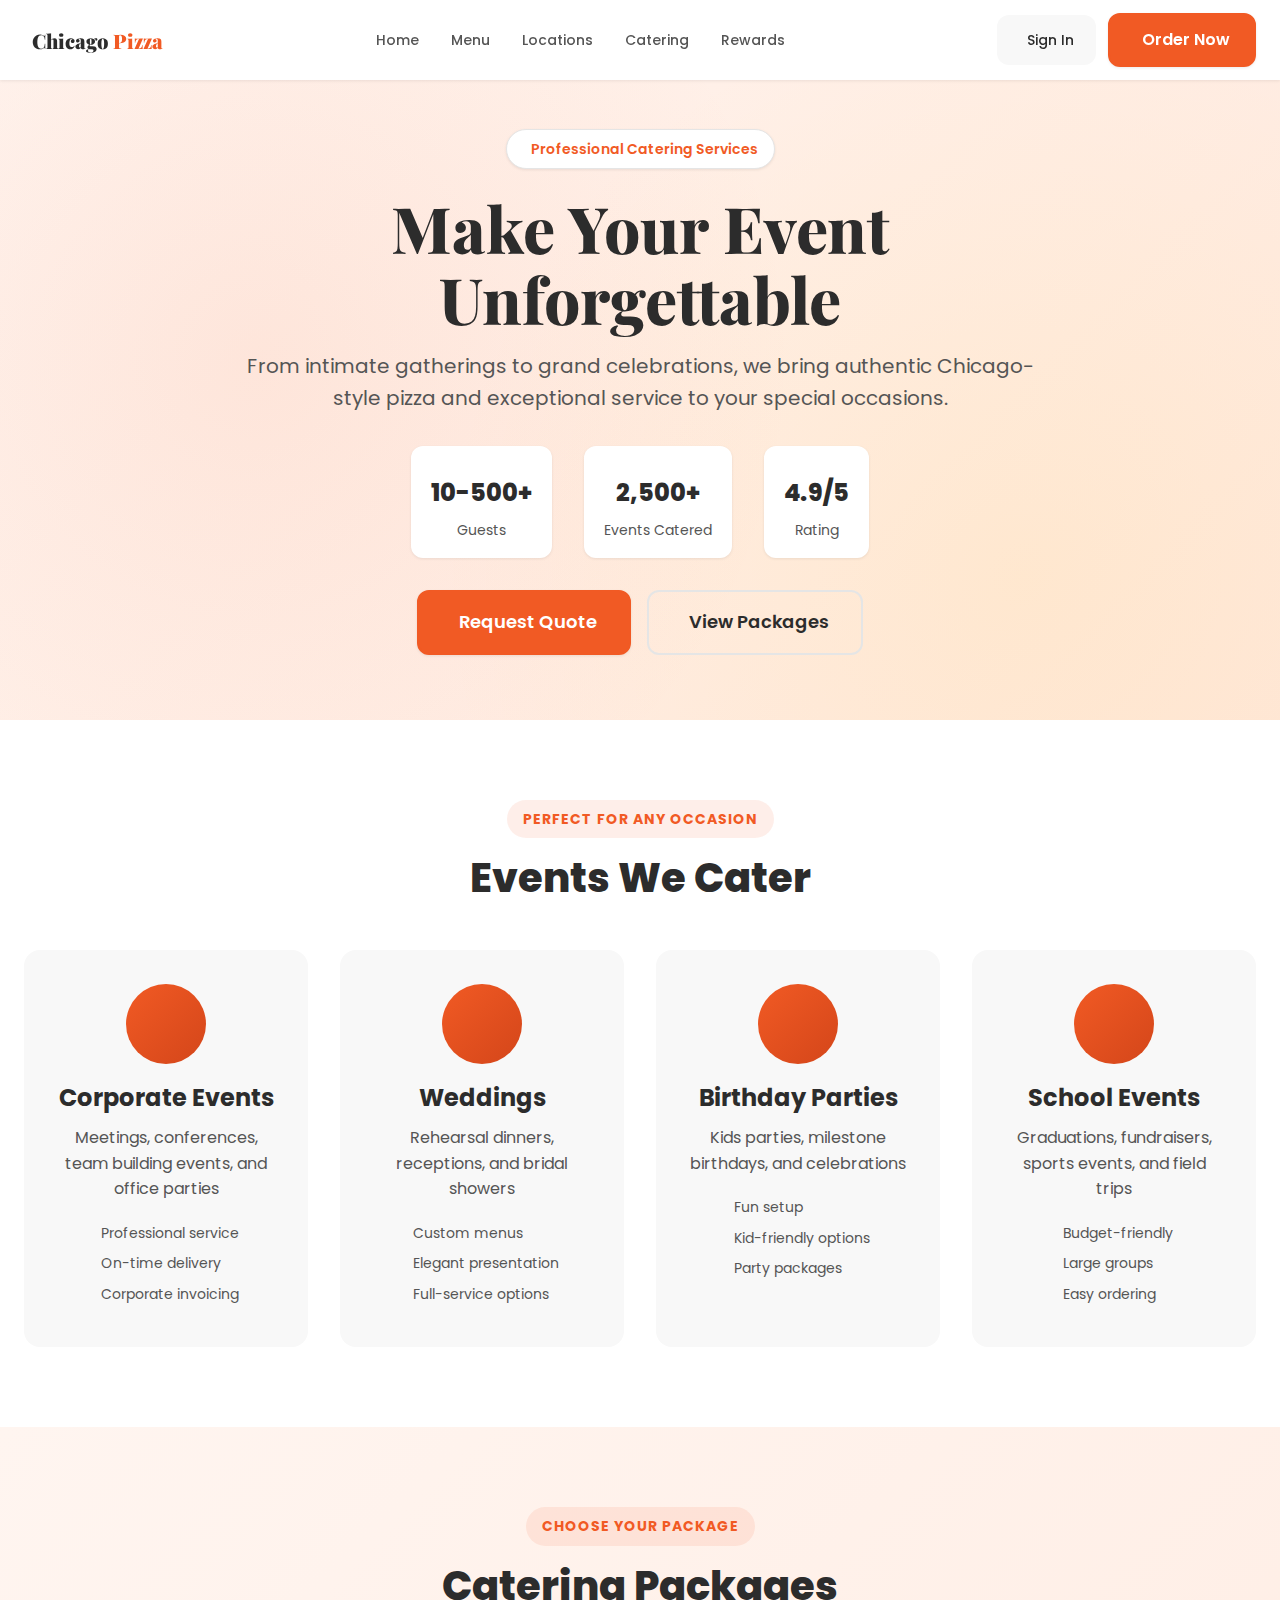
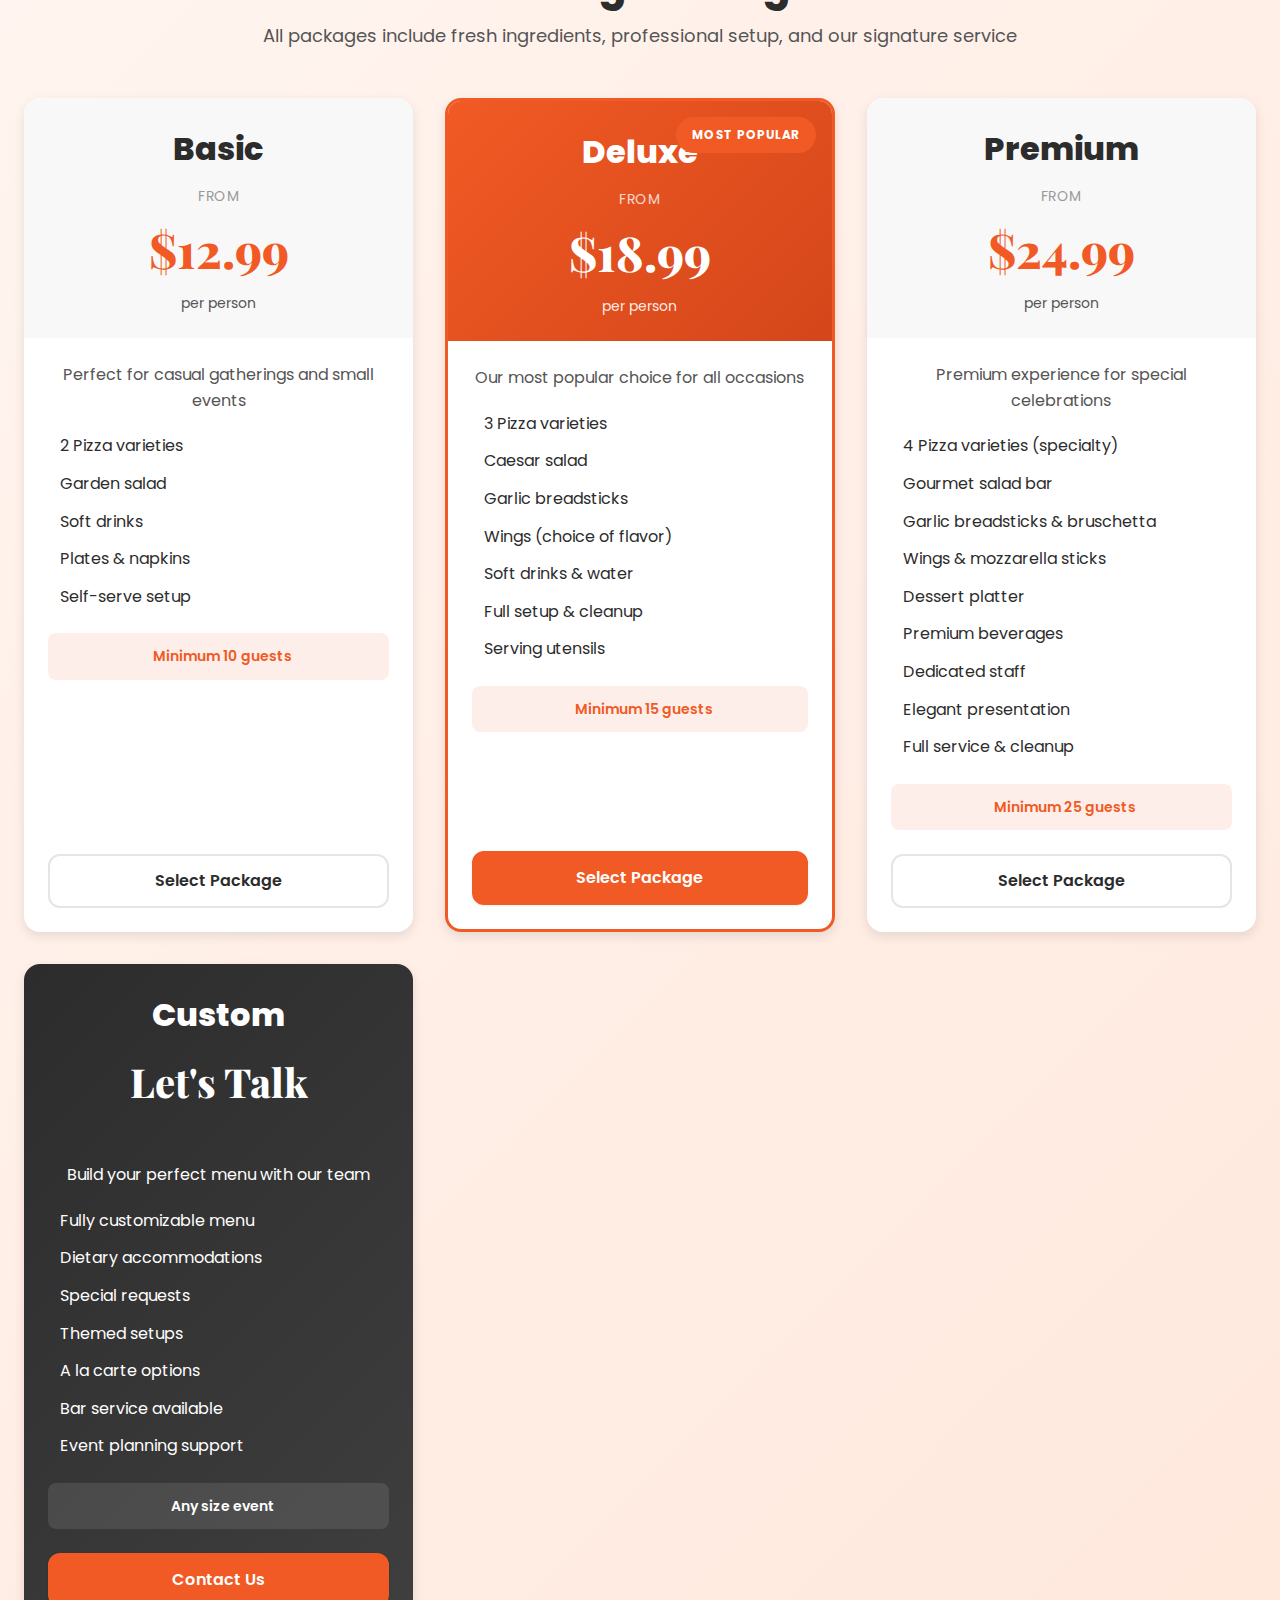
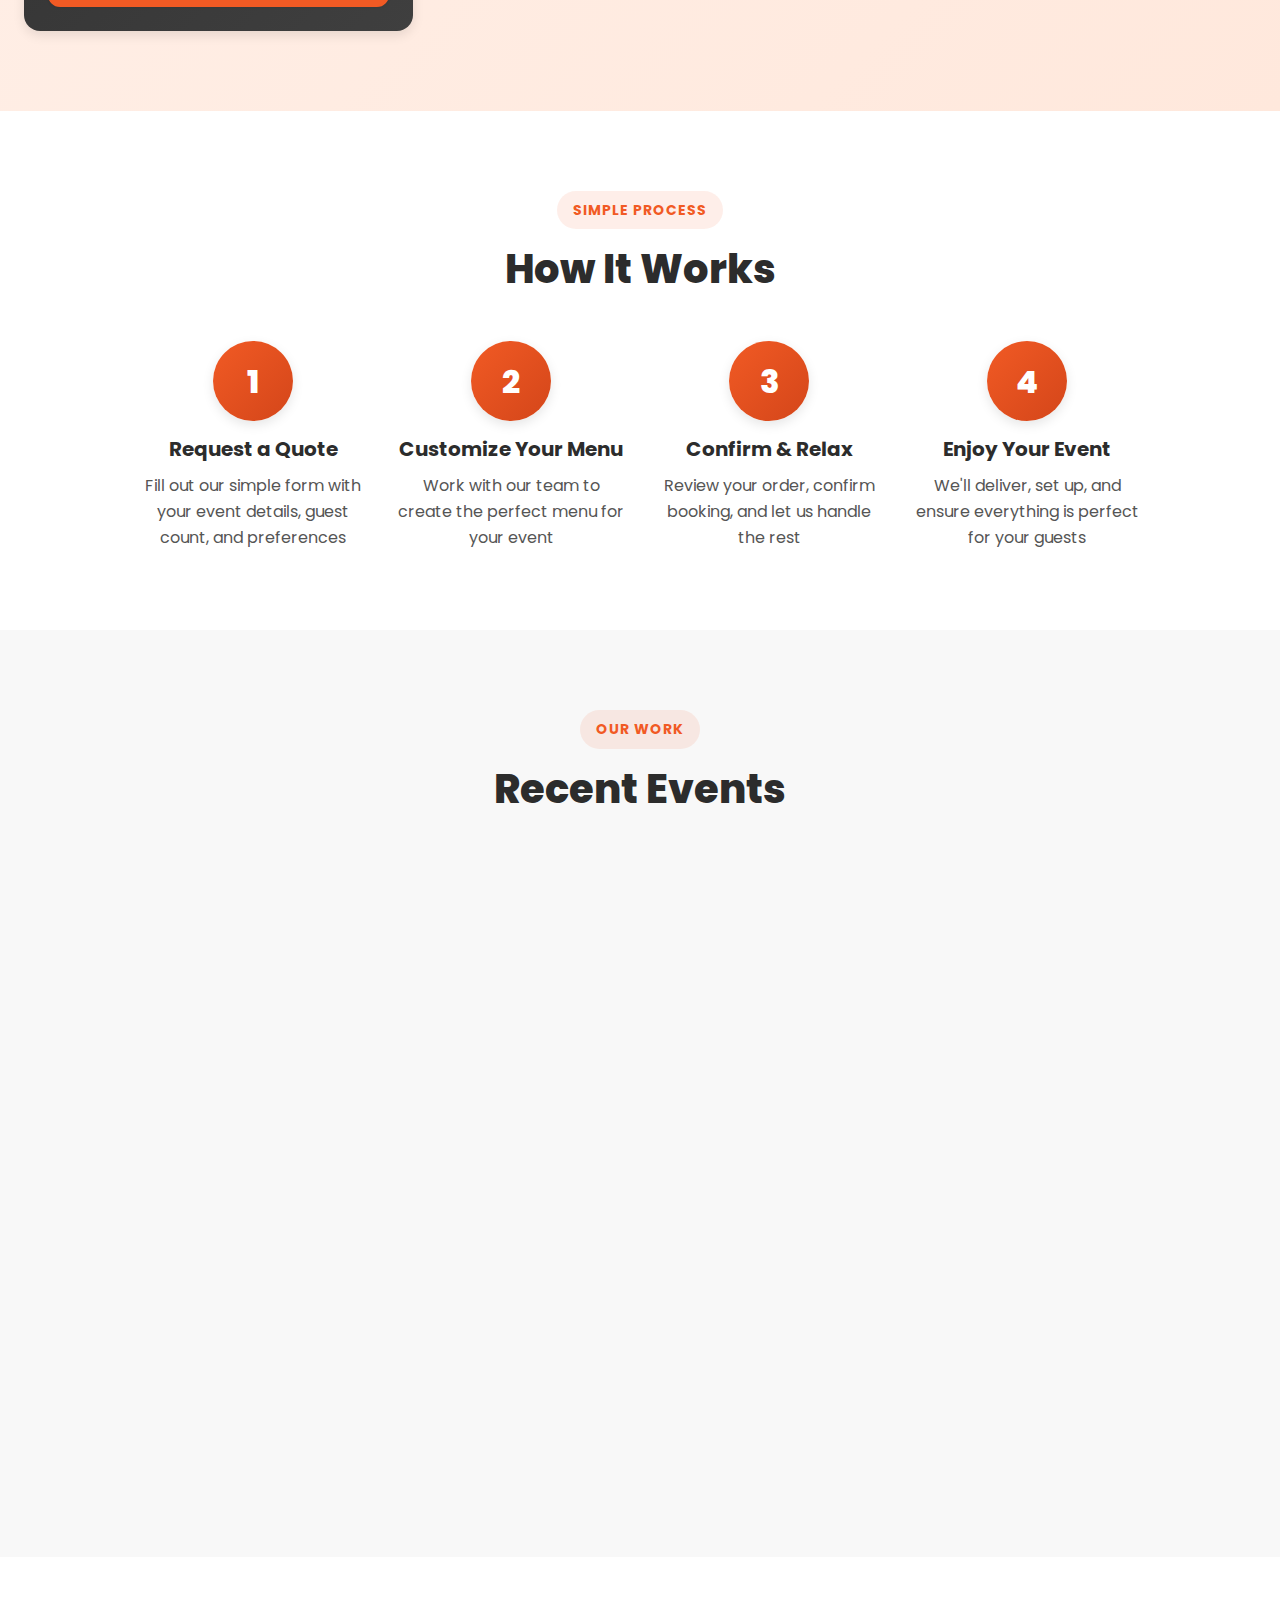
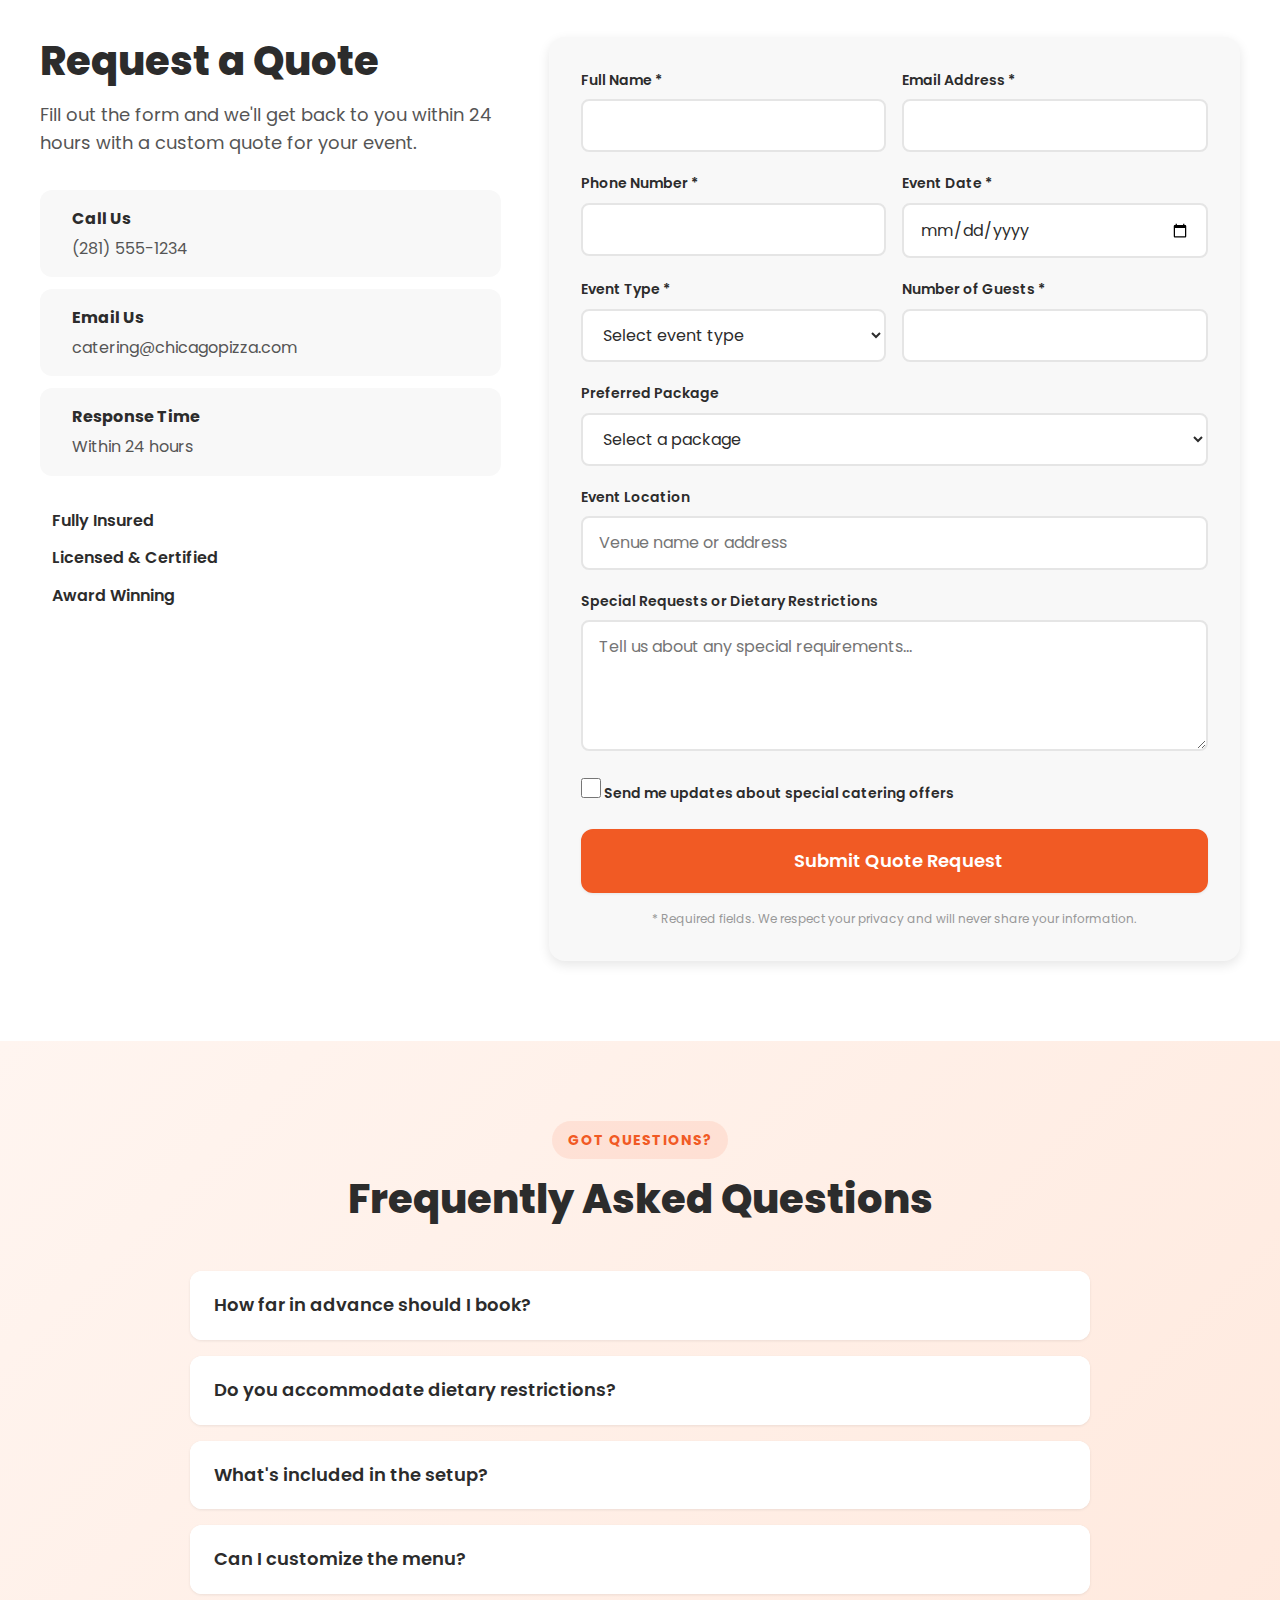
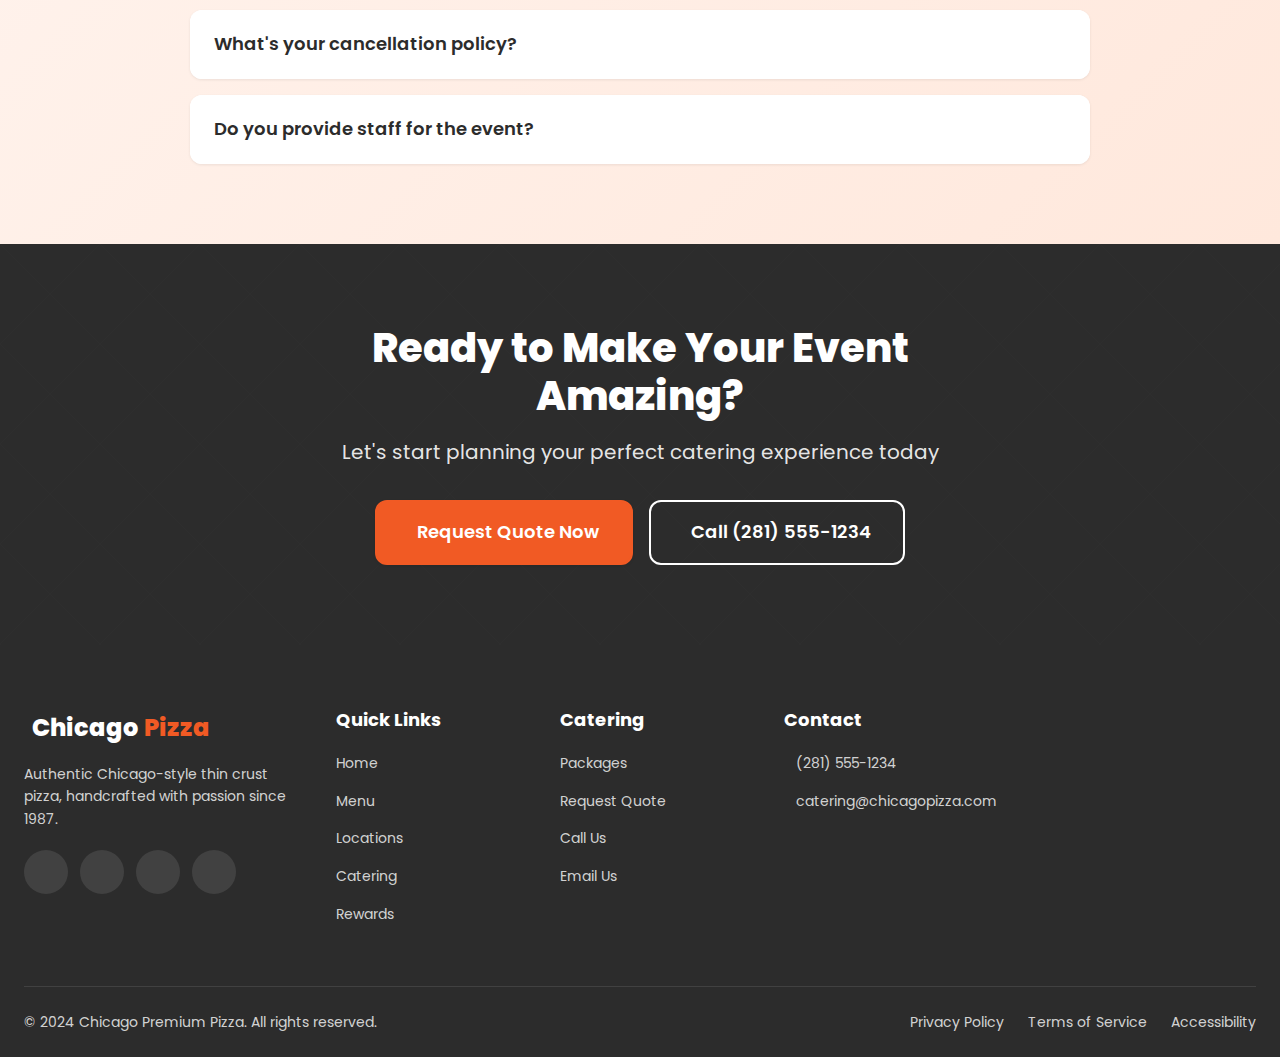
<file: catering.html>
<!DOCTYPE html>
<html lang="en">
<head>
    <meta charset="UTF-8">
    <meta name="viewport" content="width=device-width, initial-scale=1.0">
    <meta name="description" content="Professional catering services for all occasions. Fresh pizzas, appetizers, and more. Book your event today!">
    <meta name="theme-color" content="#F15A24">
    
    <title>Catering Services - Chicago Pizza | Events, Parties & Corporate</title>
    

    <link rel="preconnect" href="https://fonts.googleapis.com">
    <link rel="preconnect" href="https://fonts.gstatic.com" crossorigin>
    <link href="https://fonts.googleapis.com/css2?family=Poppins:wght@300;400;500;600;700;800&family=Playfair+Display:wght@700;900&display=swap" rel="stylesheet">
    

    <link rel="stylesheet" href="https://cdnjs.cloudflare.com/ajax/libs/font-awesome/6.5.1/css/all.min.css" integrity="sha512-DTOQO9RWCH3ppGqcWaEA1BIZOC6xxalwEsw9c2QQeAIftl+Vegovlnee1c9QX4TctnWMn13TZye+giMm8e2LwA==" crossorigin="anonymous" referrerpolicy="no-referrer">
    

    <link rel="stylesheet" href="assets/css/style.css">
    <link rel="stylesheet" href="assets/css/catering.css">
</head>
<body>

    <header class="header" id="header" role="banner">
        <div class="container">
            <nav class="nav" role="navigation" aria-label="Main Navigation">
                <div class="nav__logo">
                    <a href="index.html" aria-label="Chicago Pizza Home">
                        <i class="fas fa-pizza-slice"></i>
                        <span class="logo-text">Chicago <span class="highlight">Pizza</span></span>
                    </a>
                </div>
                
                <ul class="nav__menu" id="navMenu">
                    <li><a href="index.html" class="nav__link">Home</a></li>
                    <li><a href="menu.html" class="nav__link">Menu</a></li>
                    <li><a href="index.html#locations" class="nav__link">Locations</a></li>
                    <li><a href="catering.html" class="nav__link active">Catering</a></li>
                    <li><a href="index.html#rewards" class="nav__link">
                        <i class="fas fa-gift"></i> Rewards
                    </a></li>
                </ul>
                
                <div class="nav__actions">
                    <button class="btn-secondary" id="signInBtn" aria-label="Sign in to your account">
                        <i class="fas fa-user"></i> Sign In
                    </button>
                    <a href="menu.html" class="btn-primary">
                        <i class="fas fa-shopping-cart"></i> Order Now
                    </a>
                    <button class="nav__toggle" id="navToggle" aria-label="Toggle navigation menu" aria-expanded="false">
                        <i class="fas fa-bars"></i>
                    </button>
                </div>
            </nav>
        </div>
    </header>


    <section class="catering-hero">
        <div class="catering-hero__bg"></div>
        <div class="container">
            <div class="catering-hero__content">
                <span class="hero-badge">
                    <i class="fas fa-utensils"></i> Professional Catering Services
                </span>
                <h1 class="hero-title">Make Your Event Unforgettable</h1>
                <p class="hero-subtitle">
                    From intimate gatherings to grand celebrations, we bring authentic Chicago-style pizza and exceptional service to your special occasions.
                </p>
                <div class="hero-stats">
                    <div class="stat-item">
                        <i class="fas fa-users"></i>
                        <div>
                            <strong>10-500+</strong>
                            <span>Guests</span>
                        </div>
                    </div>
                    <div class="stat-item">
                        <i class="fas fa-calendar-check"></i>
                        <div>
                            <strong>2,500+</strong>
                            <span>Events Catered</span>
                        </div>
                    </div>
                    <div class="stat-item">
                        <i class="fas fa-star"></i>
                        <div>
                            <strong>4.9/5</strong>
                            <span>Rating</span>
                        </div>
                    </div>
                </div>
                <div class="hero-cta">
                    <button class="btn-primary btn-lg" id="requestQuoteBtn">
                        <i class="fas fa-file-invoice"></i> Request Quote
                    </button>
                    <button class="btn-outline btn-lg" id="viewPackagesBtn">
                        <i class="fas fa-box-open"></i> View Packages
                    </button>
                </div>
            </div>
        </div>
    </section>


    <section class="event-types">
        <div class="container">
            <div class="section-header text-center">
                <span class="section-label">Perfect For Any Occasion</span>
                <h2 class="section-title">Events We Cater</h2>
            </div>
            
            <div class="event-grid">
                <div class="event-card">
                    <div class="event-icon">
                        <i class="fas fa-briefcase"></i>
                    </div>
                    <h3>Corporate Events</h3>
                    <p>Meetings, conferences, team building events, and office parties</p>
                    <ul class="event-features">
                        <li><i class="fas fa-check"></i> Professional service</li>
                        <li><i class="fas fa-check"></i> On-time delivery</li>
                        <li><i class="fas fa-check"></i> Corporate invoicing</li>
                    </ul>
                </div>
                
                <div class="event-card">
                    <div class="event-icon">
                        <i class="fas fa-heart"></i>
                    </div>
                    <h3>Weddings</h3>
                    <p>Rehearsal dinners, receptions, and bridal showers</p>
                    <ul class="event-features">
                        <li><i class="fas fa-check"></i> Custom menus</li>
                        <li><i class="fas fa-check"></i> Elegant presentation</li>
                        <li><i class="fas fa-check"></i> Full-service options</li>
                    </ul>
                </div>
                
                <div class="event-card">
                    <div class="event-icon">
                        <i class="fas fa-birthday-cake"></i>
                    </div>
                    <h3>Birthday Parties</h3>
                    <p>Kids parties, milestone birthdays, and celebrations</p>
                    <ul class="event-features">
                        <li><i class="fas fa-check"></i> Fun setup</li>
                        <li><i class="fas fa-check"></i> Kid-friendly options</li>
                        <li><i class="fas fa-check"></i> Party packages</li>
                    </ul>
                </div>
                
                <div class="event-card">
                    <div class="event-icon">
                        <i class="fas fa-graduation-cap"></i>
                    </div>
                    <h3>School Events</h3>
                    <p>Graduations, fundraisers, sports events, and field trips</p>
                    <ul class="event-features">
                        <li><i class="fas fa-check"></i> Budget-friendly</li>
                        <li><i class="fas fa-check"></i> Large groups</li>
                        <li><i class="fas fa-check"></i> Easy ordering</li>
                    </ul>
                </div>
            </div>
        </div>
    </section>


    <section class="catering-packages" id="packages">
        <div class="container">
            <div class="section-header text-center">
                <span class="section-label">Choose Your Package</span>
                <h2 class="section-title">Catering Packages</h2>
                <p class="section-subtitle">All packages include fresh ingredients, professional setup, and our signature service</p>
            </div>
            
            <div class="packages-grid">

                <div class="package-card">
                    <div class="package-header">
                        <h3 class="package-name">Basic</h3>
                        <div class="package-price">
                            <span class="price-from">From</span>
                            <span class="price-amount">$12.99</span>
                            <span class="price-per">per person</span>
                        </div>
                    </div>
                    <div class="package-body">
                        <p class="package-description">Perfect for casual gatherings and small events</p>
                        <ul class="package-features">
                            <li><i class="fas fa-check"></i> 2 Pizza varieties</li>
                            <li><i class="fas fa-check"></i> Garden salad</li>
                            <li><i class="fas fa-check"></i> Soft drinks</li>
                            <li><i class="fas fa-check"></i> Plates & napkins</li>
                            <li><i class="fas fa-check"></i> Self-serve setup</li>
                        </ul>
                        <div class="package-info">
                            <i class="fas fa-users"></i> Minimum 10 guests
                        </div>
                    </div>
                    <div class="package-footer">
                        <button class="btn-outline btn-block" data-package="basic">
                            Select Package
                        </button>
                    </div>
                </div>
                

                <div class="package-card package-popular">
                    <div class="package-badge">
                        <i class="fas fa-star"></i> Most Popular
                    </div>
                    <div class="package-header">
                        <h3 class="package-name">Deluxe</h3>
                        <div class="package-price">
                            <span class="price-from">From</span>
                            <span class="price-amount">$18.99</span>
                            <span class="price-per">per person</span>
                        </div>
                    </div>
                    <div class="package-body">
                        <p class="package-description">Our most popular choice for all occasions</p>
                        <ul class="package-features">
                            <li><i class="fas fa-check"></i> 3 Pizza varieties</li>
                            <li><i class="fas fa-check"></i> Caesar salad</li>
                            <li><i class="fas fa-check"></i> Garlic breadsticks</li>
                            <li><i class="fas fa-check"></i> Wings (choice of flavor)</li>
                            <li><i class="fas fa-check"></i> Soft drinks & water</li>
                            <li><i class="fas fa-check"></i> Full setup & cleanup</li>
                            <li><i class="fas fa-check"></i> Serving utensils</li>
                        </ul>
                        <div class="package-info">
                            <i class="fas fa-users"></i> Minimum 15 guests
                        </div>
                    </div>
                    <div class="package-footer">
                        <button class="btn-primary btn-block" data-package="deluxe">
                            Select Package
                        </button>
                    </div>
                </div>
                

                <div class="package-card">
                    <div class="package-header">
                        <h3 class="package-name">Premium</h3>
                        <div class="package-price">
                            <span class="price-from">From</span>
                            <span class="price-amount">$24.99</span>
                            <span class="price-per">per person</span>
                        </div>
                    </div>
                    <div class="package-body">
                        <p class="package-description">Premium experience for special celebrations</p>
                        <ul class="package-features">
                            <li><i class="fas fa-check"></i> 4 Pizza varieties (specialty)</li>
                            <li><i class="fas fa-check"></i> Gourmet salad bar</li>
                            <li><i class="fas fa-check"></i> Garlic breadsticks & bruschetta</li>
                            <li><i class="fas fa-check"></i> Wings & mozzarella sticks</li>
                            <li><i class="fas fa-check"></i> Dessert platter</li>
                            <li><i class="fas fa-check"></i> Premium beverages</li>
                            <li><i class="fas fa-check"></i> Dedicated staff</li>
                            <li><i class="fas fa-check"></i> Elegant presentation</li>
                            <li><i class="fas fa-check"></i> Full service & cleanup</li>
                        </ul>
                        <div class="package-info">
                            <i class="fas fa-users"></i> Minimum 25 guests
                        </div>
                    </div>
                    <div class="package-footer">
                        <button class="btn-outline btn-block" data-package="premium">
                            Select Package
                        </button>
                    </div>
                </div>
                

                <div class="package-card package-custom">
                    <div class="package-header">
                        <h3 class="package-name">Custom</h3>
                        <div class="package-price">
                            <span class="price-amount">Let's Talk</span>
                        </div>
                    </div>
                    <div class="package-body">
                        <p class="package-description">Build your perfect menu with our team</p>
                        <ul class="package-features">
                            <li><i class="fas fa-check"></i> Fully customizable menu</li>
                            <li><i class="fas fa-check"></i> Dietary accommodations</li>
                            <li><i class="fas fa-check"></i> Special requests</li>
                            <li><i class="fas fa-check"></i> Themed setups</li>
                            <li><i class="fas fa-check"></i> A la carte options</li>
                            <li><i class="fas fa-check"></i> Bar service available</li>
                            <li><i class="fas fa-check"></i> Event planning support</li>
                        </ul>
                        <div class="package-info">
                            <i class="fas fa-users"></i> Any size event
                        </div>
                    </div>
                    <div class="package-footer">
                        <button class="btn-primary btn-block" data-package="custom">
                            Contact Us
                        </button>
                    </div>
                </div>
            </div>
        </div>
    </section>


    <section class="how-it-works">
        <div class="container">
            <div class="section-header text-center">
                <span class="section-label">Simple Process</span>
                <h2 class="section-title">How It Works</h2>
            </div>
            
            <div class="steps-timeline">
                <div class="step">
                    <div class="step-number">1</div>
                    <div class="step-content">
                        <h3>Request a Quote</h3>
                        <p>Fill out our simple form with your event details, guest count, and preferences</p>
                    </div>
                </div>
                
                <div class="step">
                    <div class="step-number">2</div>
                    <div class="step-content">
                        <h3>Customize Your Menu</h3>
                        <p>Work with our team to create the perfect menu for your event</p>
                    </div>
                </div>
                
                <div class="step">
                    <div class="step-number">3</div>
                    <div class="step-content">
                        <h3>Confirm & Relax</h3>
                        <p>Review your order, confirm booking, and let us handle the rest</p>
                    </div>
                </div>
                
                <div class="step">
                    <div class="step-number">4</div>
                    <div class="step-content">
                        <h3>Enjoy Your Event</h3>
                        <p>We'll deliver, set up, and ensure everything is perfect for your guests</p>
                    </div>
                </div>
            </div>
        </div>
    </section>


    <section class="catering-gallery">
        <div class="container">
            <div class="section-header text-center">
                <span class="section-label">Our Work</span>
                <h2 class="section-title">Recent Events</h2>
            </div>
            
            <div class="gallery-grid">
                <div class="gallery-item">
                    <img src="https://images.unsplash.com/photo-1555939594-58d7cb561ad1?w=600&h=400&fit=crop" alt="Corporate event catering" loading="lazy">
                    <div class="gallery-overlay">
                        <h4>Corporate Lunch</h4>
                        <p>150 guests</p>
                    </div>
                </div>
                <div class="gallery-item">
                    <img src="https://images.unsplash.com/photo-1511795409834-ef04bbd61622?w=600&h=400&fit=crop" alt="Wedding reception" loading="lazy">
                    <div class="gallery-overlay">
                        <h4>Wedding Reception</h4>
                        <p>200 guests</p>
                    </div>
                </div>
                <div class="gallery-item">
                    <img src="https://images.unsplash.com/photo-1530103862676-de8c9debad1d?w=600&h=400&fit=crop" alt="Birthday party" loading="lazy">
                    <div class="gallery-overlay">
                        <h4>Birthday Party</h4>
                        <p>50 guests</p>
                    </div>
                </div>
                <div class="gallery-item">
                    <img src="https://images.unsplash.com/photo-1464366400600-7168b8af9bc3?w=600&h=400&fit=crop" alt="School event" loading="lazy">
                    <div class="gallery-overlay">
                        <h4>School Fundraiser</h4>
                        <p>300 guests</p>
                    </div>
                </div>
                <div class="gallery-item">
                    <img src="https://images.unsplash.com/photo-1478145787956-f6f12c59624d?w=600&h=400&fit=crop" alt="Office party" loading="lazy">
                    <div class="gallery-overlay">
                        <h4>Team Building</h4>
                        <p>80 guests</p>
                    </div>
                </div>
                <div class="gallery-item">
                    <img src="https://images.unsplash.com/photo-1511578314322-379afb476865?w=600&h=400&fit=crop" alt="Graduation party" loading="lazy">
                    <div class="gallery-overlay">
                        <h4>Graduation Party</h4>
                        <p>120 guests</p>
                    </div>
                </div>
            </div>
        </div>
    </section>


    <section class="quote-form-section" id="quote-form">
        <div class="container">
            <div class="quote-form-wrapper">
                <div class="quote-form-info">
                    <h2>Request a Quote</h2>
                    <p>Fill out the form and we'll get back to you within 24 hours with a custom quote for your event.</p>
                    
                    <div class="contact-info">
                        <div class="contact-item">
                            <i class="fas fa-phone"></i>
                            <div>
                                <strong>Call Us</strong>
                                <a href="tel:+12815551234">(281) 555-1234</a>
                            </div>
                        </div>
                        <div class="contact-item">
                            <i class="fas fa-envelope"></i>
                            <div>
                                <strong>Email Us</strong>
                                <a href="mailto:catering@chicagopizza.com">catering@chicagopizza.com</a>
                            </div>
                        </div>
                        <div class="contact-item">
                            <i class="fas fa-clock"></i>
                            <div>
                                <strong>Response Time</strong>
                                <span>Within 24 hours</span>
                            </div>
                        </div>
                    </div>
                    
                    <div class="trust-indicators">
                        <div class="trust-item">
                            <i class="fas fa-shield-alt"></i>
                            <span>Fully Insured</span>
                        </div>
                        <div class="trust-item">
                            <i class="fas fa-certificate"></i>
                            <span>Licensed & Certified</span>
                        </div>
                        <div class="trust-item">
                            <i class="fas fa-award"></i>
                            <span>Award Winning</span>
                        </div>
                    </div>
                </div>
                
                <form class="quote-form" id="cateringQuoteForm">
                    <div class="form-row">
                        <div class="form-group">
                            <label for="fullName">Full Name *</label>
                            <input type="text" id="fullName" name="fullName" required>
                        </div>
                        <div class="form-group">
                            <label for="email">Email Address *</label>
                            <input type="email" id="email" name="email" required>
                        </div>
                    </div>
                    
                    <div class="form-row">
                        <div class="form-group">
                            <label for="phone">Phone Number *</label>
                            <input type="tel" id="phone" name="phone" required>
                        </div>
                        <div class="form-group">
                            <label for="eventDate">Event Date *</label>
                            <input type="date" id="eventDate" name="eventDate" required>
                        </div>
                    </div>
                    
                    <div class="form-row">
                        <div class="form-group">
                            <label for="eventType">Event Type *</label>
                            <select id="eventType" name="eventType" required>
                                <option value="">Select event type</option>
                                <option value="corporate">Corporate Event</option>
                                <option value="wedding">Wedding</option>
                                <option value="birthday">Birthday Party</option>
                                <option value="school">School Event</option>
                                <option value="other">Other</option>
                            </select>
                        </div>
                        <div class="form-group">
                            <label for="guestCount">Number of Guests *</label>
                            <input type="number" id="guestCount" name="guestCount" min="10" required>
                        </div>
                    </div>
                    
                    <div class="form-group">
                        <label for="packageType">Preferred Package</label>
                        <select id="packageType" name="packageType">
                            <option value="">Select a package</option>
                            <option value="basic">Basic</option>
                            <option value="deluxe">Deluxe</option>
                            <option value="premium">Premium</option>
                            <option value="custom">Custom</option>
                        </select>
                    </div>
                    
                    <div class="form-group">
                        <label for="eventLocation">Event Location</label>
                        <input type="text" id="eventLocation" name="eventLocation" placeholder="Venue name or address">
                    </div>
                    
                    <div class="form-group">
                        <label for="specialRequests">Special Requests or Dietary Restrictions</label>
                        <textarea id="specialRequests" name="specialRequests" rows="4" placeholder="Tell us about any special requirements..."></textarea>
                    </div>
                    
                    <div class="form-group checkbox-group">
                        <label class="checkbox-label">
                            <input type="checkbox" name="newsletter">
                            <span>Send me updates about special catering offers</span>
                        </label>
                    </div>
                    
                    <button type="submit" class="btn-primary btn-lg btn-block">
                        <i class="fas fa-paper-plane"></i> Submit Quote Request
                    </button>
                    
                    <p class="form-note">* Required fields. We respect your privacy and will never share your information.</p>
                </form>
            </div>
        </div>
    </section>


    <section class="catering-faqs">
        <div class="container">
            <div class="section-header text-center">
                <span class="section-label">Got Questions?</span>
                <h2 class="section-title">Frequently Asked Questions</h2>
            </div>
            
            <div class="faq-grid">
                <div class="faq-item">
                    <button class="faq-question">
                        <span>How far in advance should I book?</span>
                        <i class="fas fa-chevron-down"></i>
                    </button>
                    <div class="faq-answer">
                        <p>We recommend booking at least 2-3 weeks in advance for large events. However, we can accommodate last-minute requests with as little as 48 hours notice, subject to availability.</p>
                    </div>
                </div>
                
                <div class="faq-item">
                    <button class="faq-question">
                        <span>Do you accommodate dietary restrictions?</span>
                        <i class="fas fa-chevron-down"></i>
                    </button>
                    <div class="faq-answer">
                        <p>Absolutely! We offer vegetarian, vegan, gluten-free, and allergy-friendly options. Just let us know your requirements when requesting a quote.</p>
                    </div>
                </div>
                
                <div class="faq-item">
                    <button class="faq-question">
                        <span>What's included in the setup?</span>
                        <i class="fas fa-chevron-down"></i>
                    </button>
                    <div class="faq-answer">
                        <p>Our packages include food delivery, setup, serving utensils, plates, napkins, and cleanup. Premium packages also include dedicated staff and elegant presentation.</p>
                    </div>
                </div>
                
                <div class="faq-item">
                    <button class="faq-question">
                        <span>Can I customize the menu?</span>
                        <i class="fas fa-chevron-down"></i>
                    </button>
                    <div class="faq-answer">
                        <p>Yes! All our packages can be customized. Choose your favorite pizzas, add extra appetizers, or create a completely custom menu with our catering team.</p>
                    </div>
                </div>
                
                <div class="faq-item">
                    <button class="faq-question">
                        <span>What's your cancellation policy?</span>
                        <i class="fas fa-chevron-down"></i>
                    </button>
                    <div class="faq-answer">
                        <p>Cancellations made 72 hours before the event receive a full refund. Cancellations within 72 hours may incur a 50% fee. We understand emergencies happen and will work with you.</p>
                    </div>
                </div>
                
                <div class="faq-item">
                    <button class="faq-question">
                        <span>Do you provide staff for the event?</span>
                        <i class="fas fa-chevron-down"></i>
                    </button>
                    <div class="faq-answer">
                        <p>Our Deluxe and Premium packages include staff for setup and service. Basic packages are self-serve, but we can add staff for an additional fee.</p>
                    </div>
                </div>
            </div>
        </div>
    </section>


    <section class="cta-section">
        <div class="container">
            <div class="cta-content">
                <h2>Ready to Make Your Event Amazing?</h2>
                <p>Let's start planning your perfect catering experience today</p>
                <div class="cta-buttons">
                    <button class="btn-primary btn-lg" onclick="document.getElementById('quote-form').scrollIntoView({behavior: 'smooth'})">
                        <i class="fas fa-calendar-alt"></i> Request Quote Now
                    </button>
                    <a href="tel:+12815551234" class="btn-outline btn-lg">
                        <i class="fas fa-phone"></i> Call (281) 555-1234
                    </a>
                </div>
            </div>
        </div>
    </section>


    <footer class="footer">
        <div class="container">
            <div class="footer-main">
                <div class="footer-col">
                    <div class="footer-logo">
                        <i class="fas fa-pizza-slice"></i>
                        <span>Chicago <span class="highlight">Pizza</span></span>
                    </div>
                    <p class="footer-description">
                        Authentic Chicago-style thin crust pizza, handcrafted with passion since 1987.
                    </p>
                    <div class="social-links">
                        <a href="#" aria-label="Facebook"><i class="fab fa-facebook"></i></a>
                        <a href="#" aria-label="Instagram"><i class="fab fa-instagram"></i></a>
                        <a href="#" aria-label="Twitter"><i class="fab fa-twitter"></i></a>
                        <a href="#" aria-label="TikTok"><i class="fab fa-tiktok"></i></a>
                    </div>
                </div>
                
                <div class="footer-col">
                    <h4>Quick Links</h4>
                    <ul>
                        <li><a href="index.html">Home</a></li>
                        <li><a href="menu.html">Menu</a></li>
                        <li><a href="index.html#locations">Locations</a></li>
                        <li><a href="catering.html">Catering</a></li>
                        <li><a href="index.html#rewards">Rewards</a></li>
                    </ul>
                </div>
                
                <div class="footer-col">
                    <h4>Catering</h4>
                    <ul>
                        <li><a href="#packages">Packages</a></li>
                        <li><a href="#quote-form">Request Quote</a></li>
                        <li><a href="tel:+12815551234">Call Us</a></li>
                        <li><a href="mailto:catering@chicagopizza.com">Email Us</a></li>
                    </ul>
                </div>
                
                <div class="footer-col">
                    <h4>Contact</h4>
                    <ul class="location-list">
                        <li>
                            <i class="fas fa-phone"></i>
                            <div>
                                <a href="tel:+12815551234">(281) 555-1234</a>
                            </div>
                        </li>
                        <li>
                            <i class="fas fa-envelope"></i>
                            <div>
                                <a href="mailto:catering@chicagopizza.com">catering@chicagopizza.com</a>
                            </div>
                        </li>
                    </ul>
                </div>
            </div>
            
            <div class="footer-bottom">
                <div class="footer-legal">
                    <p>&copy; 2024 Chicago Premium Pizza. All rights reserved.</p>
                    <div class="legal-links">
                        <a href="#">Privacy Policy</a>
                        <a href="#">Terms of Service</a>
                        <a href="#">Accessibility</a>
                    </div>
                </div>
            </div>
        </div>
    </footer>


    <script src="assets/js/main.js"></script>
    <script src="assets/js/catering.js"></script>
</body>
</html>
</file>
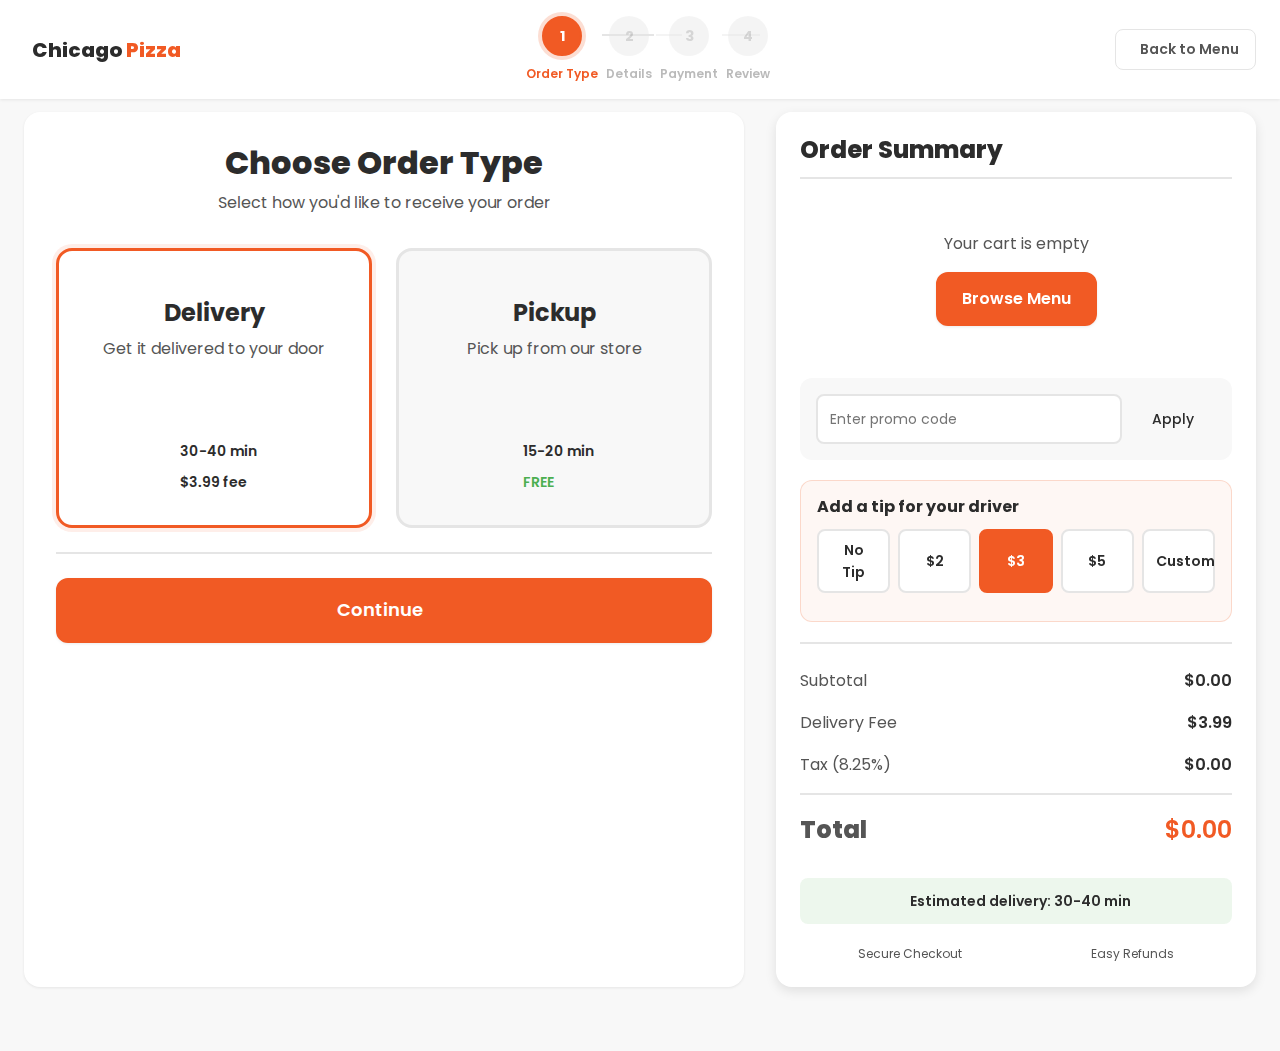
<file: checkout.html>
<!DOCTYPE html>
<html lang="en">
<head>
    <meta charset="UTF-8">
    <meta name="viewport" content="width=device-width, initial-scale=1.0">
    <meta name="description" content="Complete your pizza order - Fast checkout, secure payment, quick delivery">
    <meta name="theme-color" content="#F15A24">
    
    <title>Checkout - Chicago Pizza | Complete Your Order</title>
    
    <!-- Fonts -->
    <link rel="preconnect" href="https://fonts.googleapis.com">
    <link rel="preconnect" href="https://fonts.gstatic.com" crossorigin>
    <link href="https://fonts.googleapis.com/css2?family=Poppins:wght@300;400;500;600;700;800&family=Playfair+Display:wght@700;900&display=swap" rel="stylesheet">
    
    <!-- Font Awesome -->
    <link rel="stylesheet" href="https://cdnjs.cloudflare.com/ajax/libs/font-awesome/6.5.1/css/all.min.css" integrity="sha512-DTOQO9RWCH3ppGqcWaEA1BIZOC6xxalwEsw9c2QQeAIftl+Vegovlnee1c9QX4TctnWMn13TZye+giMm8e2LwA==" crossorigin="anonymous" referrerpolicy="no-referrer">
    
    <!-- Stylesheets -->
    <link rel="stylesheet" href="assets/css/style.css">
    <link rel="stylesheet" href="assets/css/checkout.css">
</head>
<body>
    <!-- Simple Header for Checkout -->
    <header class="checkout-header">
        <div class="container">
            <div class="checkout-header__content">
                <a href="index.html" class="checkout-logo">
                    <i class="fas fa-pizza-slice"></i>
                    <span>Chicago <span class="highlight">Pizza</span></span>
                </a>
                
                <div class="checkout-steps-indicator">
                    <div class="step-indicator active" data-step="1">
                        <div class="step-circle">1</div>
                        <span class="step-label">Order Type</span>
                    </div>
                    <div class="step-indicator" data-step="2">
                        <div class="step-circle">2</div>
                        <span class="step-label">Details</span>
                    </div>
                    <div class="step-indicator" data-step="3">
                        <div class="step-circle">3</div>
                        <span class="step-label">Payment</span>
                    </div>
                    <div class="step-indicator" data-step="4">
                        <div class="step-circle">4</div>
                        <span class="step-label">Review</span>
                    </div>
                </div>
                
                <a href="menu.html" class="back-to-menu">
                    <i class="fas fa-arrow-left"></i> Back to Menu
                </a>
            </div>
        </div>
    </header>

    <!-- Main Checkout Container -->
    <main class="checkout-main">
        <div class="container">
            <div class="checkout-grid">
                <!-- Left Side - Checkout Form -->
                <div class="checkout-form-section">
                    
                    <!-- Step 1: Order Type -->
                    <div class="checkout-step active" data-step="1">
                        <div class="step-header">
                            <h2>Choose Order Type</h2>
                            <p>Select how you'd like to receive your order</p>
                        </div>
                        
                        <div class="order-type-selection">
                            <label class="order-type-card">
                                <input type="radio" name="orderType" value="delivery" checked>
                                <div class="type-card-content">
                                    <i class="fas fa-shipping-fast"></i>
                                    <h3>Delivery</h3>
                                    <p>Get it delivered to your door</p>
                                    <div class="delivery-info">
                                        <span class="delivery-time">
                                            <i class="fas fa-clock"></i> 30-40 min
                                        </span>
                                        <span class="delivery-fee">
                                            <i class="fas fa-dollar-sign"></i> $3.99 fee
                                        </span>
                                    </div>
                                </div>
                            </label>
                            
                            <label class="order-type-card">
                                <input type="radio" name="orderType" value="pickup">
                                <div class="type-card-content">
                                    <i class="fas fa-store"></i>
                                    <h3>Pickup</h3>
                                    <p>Pick up from our store</p>
                                    <div class="delivery-info">
                                        <span class="delivery-time">
                                            <i class="fas fa-clock"></i> 15-20 min
                                        </span>
                                        <span class="delivery-fee free">
                                            <i class="fas fa-check"></i> FREE
                                        </span>
                                    </div>
                                </div>
                            </label>
                        </div>
                        
                        <!-- Location Selection for Pickup -->
                        <div class="pickup-location-section" style="display: none;">
                            <h3>Select Pickup Location</h3>
                            <select id="pickupLocation" class="form-select">
                                <option value="">Choose a location</option>
                                <option value="alden">Alden Bridge - 4775 W Panther Creek Dr</option>
                                <option value="rayford">Rayford - 2890 Rayford Rd</option>
                                <option value="woodlands">The Woodlands - 1255 Lake Woodlands Dr</option>
                                <option value="spring">Spring - 25134 Interstate 45 N</option>
                            </select>
                        </div>
                        
                        <div class="step-actions">
                            <button class="btn-primary btn-lg btn-block" id="step1Next">
                                Continue <i class="fas fa-arrow-right"></i>
                            </button>
                        </div>
                    </div>
                    
                    <!-- Step 2: Contact & Delivery Details -->
                    <div class="checkout-step" data-step="2">
                        <div class="step-header">
                            <h2>Your Details</h2>
                            <p>We'll use this to contact you about your order</p>
                        </div>
                        
                        <form class="checkout-form" id="detailsForm">
                            <!-- Contact Information -->
                            <div class="form-section">
                                <h3>Contact Information</h3>
                                
                                <div class="form-row">
                                    <div class="form-group">
                                        <label for="firstName">First Name *</label>
                                        <input type="text" id="firstName" name="firstName" required>
                                    </div>
                                    <div class="form-group">
                                        <label for="lastName">Last Name *</label>
                                        <input type="text" id="lastName" name="lastName" required>
                                    </div>
                                </div>
                                
                                <div class="form-row">
                                    <div class="form-group">
                                        <label for="email">Email Address *</label>
                                        <input type="email" id="email" name="email" required>
                                        <small>For order confirmation and updates</small>
                                    </div>
                                    <div class="form-group">
                                        <label for="phone">Phone Number *</label>
                                        <input type="tel" id="phone" name="phone" required>
                                        <small>In case we need to reach you</small>
                                    </div>
                                </div>
                            </div>
                            
                            <!-- Delivery Address (shown only for delivery) -->
                            <div class="form-section delivery-section">
                                <h3>Delivery Address</h3>
                                
                                <div class="form-group">
                                    <label for="address">Street Address *</label>
                                    <input type="text" id="address" name="address" placeholder="123 Main Street">
                                </div>
                                
                                <div class="form-row">
                                    <div class="form-group">
                                        <label for="apartment">Apt/Suite (Optional)</label>
                                        <input type="text" id="apartment" name="apartment" placeholder="Apt 4B">
                                    </div>
                                    <div class="form-group">
                                        <label for="city">City *</label>
                                        <input type="text" id="city" name="city" value="The Woodlands">
                                    </div>
                                </div>
                                
                                <div class="form-row">
                                    <div class="form-group">
                                        <label for="state">State *</label>
                                        <select id="state" name="state">
                                            <option value="TX" selected>Texas</option>
                                            <option value="CA">California</option>
                                            <option value="NY">New York</option>
                                        </select>
                                    </div>
                                    <div class="form-group">
                                        <label for="zipCode">ZIP Code *</label>
                                        <input type="text" id="zipCode" name="zipCode" placeholder="77381">
                                    </div>
                                </div>
                                
                                <div class="form-group">
                                    <label for="deliveryInstructions">Delivery Instructions (Optional)</label>
                                    <textarea id="deliveryInstructions" name="deliveryInstructions" rows="3" placeholder="e.g., Ring doorbell, leave at door, etc."></textarea>
                                </div>
                            </div>
                            
                            <!-- Pickup Details (shown only for pickup) -->
                            <div class="form-section pickup-section" style="display: none;">
                                <div class="pickup-info-card">
                                    <i class="fas fa-info-circle"></i>
                                    <div>
                                        <h4>Pickup Instructions</h4>
                                        <p>Your order will be ready in 15-20 minutes. Please check in at the counter when you arrive.</p>
                                    </div>
                                </div>
                            </div>
                            
                            <!-- Save for Future -->
                            <div class="form-section">
                                <label class="checkbox-label">
                                    <input type="checkbox" name="saveInfo">
                                    <span>Save this information for faster checkout next time</span>
                                </label>
                            </div>
                        </form>
                        
                        <div class="step-actions">
                            <button class="btn-secondary btn-lg" id="step2Back">
                                <i class="fas fa-arrow-left"></i> Back
                            </button>
                            <button class="btn-primary btn-lg" id="step2Next">
                                Continue <i class="fas fa-arrow-right"></i>
                            </button>
                        </div>
                    </div>
                    
                    <!-- Step 3: Payment Method -->
                    <div class="checkout-step" data-step="3">
                        <div class="step-header">
                            <h2>Payment Method</h2>
                            <p>All transactions are secure and encrypted</p>
                        </div>
                        
                        <div class="payment-methods">
                            <label class="payment-method-card">
                                <input type="radio" name="paymentMethod" value="card" checked>
                                <div class="payment-content">
                                    <i class="fas fa-credit-card"></i>
                                    <div>
                                        <h4>Credit/Debit Card</h4>
                                        <div class="accepted-cards">
                                            <i class="fab fa-cc-visa"></i>
                                            <i class="fab fa-cc-mastercard"></i>
                                            <i class="fab fa-cc-amex"></i>
                                            <i class="fab fa-cc-discover"></i>
                                        </div>
                                    </div>
                                </div>
                            </label>
                            
                            <label class="payment-method-card">
                                <input type="radio" name="paymentMethod" value="cash">
                                <div class="payment-content">
                                    <i class="fas fa-money-bill-wave"></i>
                                    <div>
                                        <h4>Cash on Delivery/Pickup</h4>
                                        <p>Pay when you receive your order</p>
                                    </div>
                                </div>
                            </label>
                            
                            <label class="payment-method-card">
                                <input type="radio" name="paymentMethod" value="paypal">
                                <div class="payment-content">
                                    <i class="fab fa-paypal"></i>
                                    <div>
                                        <h4>PayPal</h4>
                                        <p>Fast and secure payment</p>
                                    </div>
                                </div>
                            </label>
                        </div>
                        
                        <!-- Card Payment Form -->
                        <div class="card-payment-form">
                            <form id="cardPaymentForm">
                                <div class="form-group">
                                    <label for="cardNumber">Card Number *</label>
                                    <div class="card-input-wrapper">
                                        <input type="text" id="cardNumber" placeholder="1234 5678 9012 3456" maxlength="19">
                                        <div class="card-type-icon"></div>
                                    </div>
                                </div>
                                
                                <div class="form-row">
                                    <div class="form-group">
                                        <label for="cardExpiry">Expiry Date *</label>
                                        <input type="text" id="cardExpiry" placeholder="MM/YY" maxlength="5">
                                    </div>
                                    <div class="form-group">
                                        <label for="cardCVV">CVV *</label>
                                        <input type="text" id="cardCVV" placeholder="123" maxlength="4">
                                    </div>
                                </div>
                                
                                <div class="form-group">
                                    <label for="cardName">Name on Card *</label>
                                    <input type="text" id="cardName" placeholder="John Doe">
                                </div>
                                
                                <div class="security-badges">
                                    <i class="fas fa-lock"></i>
                                    <span>Your payment information is encrypted and secure</span>
                                </div>
                            </form>
                        </div>
                        
                        <div class="step-actions">
                            <button class="btn-secondary btn-lg" id="step3Back">
                                <i class="fas fa-arrow-left"></i> Back
                            </button>
                            <button class="btn-primary btn-lg" id="step3Next">
                                Continue <i class="fas fa-arrow-right"></i>
                            </button>
                        </div>
                    </div>
                    
                    <!-- Step 4: Review & Place Order -->
                    <div class="checkout-step" data-step="4">
                        <div class="step-header">
                            <h2>Review Your Order</h2>
                            <p>Please review your order details before placing</p>
                        </div>
                        
                        <!-- Order Review Summary -->
                        <div class="review-sections">
                            <!-- Order Type Review -->
                            <div class="review-card">
                                <div class="review-header">
                                    <h3><i class="fas fa-shipping-fast"></i> Order Type</h3>
                                    <button class="edit-btn" data-edit-step="1">Edit</button>
                                </div>
                                <div class="review-content" id="reviewOrderType">
                                    <p><strong>Delivery</strong></p>
                                    <p>Expected: 30-40 minutes</p>
                                </div>
                            </div>
                            
                            <!-- Contact & Address Review -->
                            <div class="review-card">
                                <div class="review-header">
                                    <h3><i class="fas fa-user"></i> Contact & Delivery</h3>
                                    <button class="edit-btn" data-edit-step="2">Edit</button>
                                </div>
                                <div class="review-content" id="reviewContactAddress">
                                    <!-- Will be filled by JS -->
                                </div>
                            </div>
                            
                            <!-- Payment Review -->
                            <div class="review-card">
                                <div class="review-header">
                                    <h3><i class="fas fa-credit-card"></i> Payment Method</h3>
                                    <button class="edit-btn" data-edit-step="3">Edit</button>
                                </div>
                                <div class="review-content" id="reviewPayment">
                                    <!-- Will be filled by JS -->
                                </div>
                            </div>
                        </div>
                        
                        <!-- Special Instructions -->
                        <div class="special-instructions-section">
                            <h3>Special Instructions (Optional)</h3>
                            <textarea id="orderNotes" placeholder="Any special requests? (e.g., extra napkins, utensils, allergies, etc.)" rows="3"></textarea>
                        </div>
                        
                        <!-- Terms & Conditions -->
                        <div class="terms-section">
                            <label class="checkbox-label">
                                <input type="checkbox" id="acceptTerms" required>
                                <span>I agree to the <a href="#" target="_blank">Terms & Conditions</a> and <a href="#" target="_blank">Privacy Policy</a></span>
                            </label>
                        </div>
                        
                        <div class="step-actions">
                            <button class="btn-secondary btn-lg" id="step4Back">
                                <i class="fas fa-arrow-left"></i> Back
                            </button>
                            <button class="btn-primary btn-lg btn-place-order" id="placeOrderBtn" disabled>
                                <i class="fas fa-check-circle"></i> Place Order
                            </button>
                        </div>
                    </div>
                    
                </div>
                
                <!-- Right Side - Order Summary -->
                <div class="order-summary-section">
                    <div class="order-summary-sticky">
                        <h3>Order Summary</h3>
                        
                        <!-- Cart Items -->
                        <div class="summary-items" id="summaryItems">
                            <!-- Will be populated by JS from localStorage -->
                            <div class="empty-cart-message">
                                <i class="fas fa-shopping-cart"></i>
                                <p>Your cart is empty</p>
                                <a href="menu.html" class="btn-primary btn-sm">Browse Menu</a>
                            </div>
                        </div>
                        
                        <!-- Promo Code -->
                        <div class="promo-code-section">
                            <div class="promo-input-group">
                                <input type="text" id="promoCode" placeholder="Enter promo code">
                                <button class="btn-secondary btn-sm" id="applyPromoBtn">Apply</button>
                            </div>
                            <div class="promo-message" id="promoMessage"></div>
                        </div>
                        
                        <!-- Tip Section (for delivery) -->
                        <div class="tip-section" id="tipSection">
                            <h4>Add a tip for your driver</h4>
                            <div class="tip-options">
                                <button class="tip-btn" data-tip="0">No Tip</button>
                                <button class="tip-btn" data-tip="2">$2</button>
                                <button class="tip-btn active" data-tip="3">$3</button>
                                <button class="tip-btn" data-tip="5">$5</button>
                                <button class="tip-btn" data-tip="custom">Custom</button>
                            </div>
                            <input type="number" id="customTip" class="custom-tip-input" placeholder="Enter amount" style="display: none;" min="0" step="0.50">
                        </div>
                        
                        <!-- Price Breakdown -->
                        <div class="price-breakdown">
                            <div class="price-row">
                                <span>Subtotal</span>
                                <span id="summarySubtotal">$0.00</span>
                            </div>
                            <div class="price-row delivery-fee-row">
                                <span>Delivery Fee</span>
                                <span id="summaryDeliveryFee">$3.99</span>
                            </div>
                            <div class="price-row" id="tipRow" style="display: none;">
                                <span>Driver Tip</span>
                                <span id="summaryTip">$3.00</span>
                            </div>
                            <div class="price-row discount-row" id="discountRow" style="display: none;">
                                <span>Discount <span class="discount-code"></span></span>
                                <span class="discount-amount" id="summaryDiscount">-$0.00</span>
                            </div>
                            <div class="price-row tax-row">
                                <span>Tax (8.25%)</span>
                                <span id="summaryTax">$0.00</span>
                            </div>
                            <div class="price-row total-row">
                                <span>Total</span>
                                <span id="summaryTotal">$0.00</span>
                            </div>
                        </div>
                        
                        <!-- Estimated Time -->
                        <div class="estimated-time">
                            <i class="fas fa-clock"></i>
                            <span id="estimatedTime">Estimated delivery: 30-40 min</span>
                        </div>
                        
                        <!-- Trust Badges -->
                        <div class="trust-badges">
                            <div class="trust-badge">
                                <i class="fas fa-lock"></i>
                                <span>Secure Checkout</span>
                            </div>
                            <div class="trust-badge">
                                <i class="fas fa-undo"></i>
                                <span>Easy Refunds</span>
                            </div>
                        </div>
                    </div>
                </div>
            </div>
        </div>
    </main>

    <!-- Success Modal (Hidden by default) -->
    <div class="success-modal" id="successModal">
        <div class="success-modal-overlay"></div>
        <div class="success-modal-content">
            <div class="success-animation">
                <div class="success-checkmark">
                    <i class="fas fa-check"></i>
                </div>
            </div>
            <h2>Order Placed Successfully!</h2>
            <p class="order-number">Order #<span id="orderNumber">12345</span></p>
            <p class="success-message">Thank you for your order! We've sent a confirmation email to <strong id="confirmEmail">your@email.com</strong></p>
            
            <div class="order-status-card">
                <h3>What's Next?</h3>
                <div class="status-steps">
                    <div class="status-step">
                        <i class="fas fa-check-circle"></i>
                        <span>Order Received</span>
                    </div>
                    <div class="status-step">
                        <i class="far fa-circle"></i>
                        <span>Preparing</span>
                    </div>
                    <div class="status-step">
                        <i class="far fa-circle"></i>
                        <span id="finalStep">On the Way</span>
                    </div>
                </div>
                <p class="eta-message">Estimated arrival: <strong id="successETA">30-40 minutes</strong></p>
            </div>
            
            <div class="success-actions">
                <button class="btn-primary btn-lg" onclick="window.location.href='index.html'">
                    <i class="fas fa-home"></i> Back to Home
                </button>
                <button class="btn-outline btn-lg" onclick="window.print()">
                    <i class="fas fa-print"></i> Print Receipt
                </button>
            </div>
        </div>
    </div>

    <!-- Scripts -->
    <script src="assets/js/main.js"></script>
    <script src="assets/js/checkout.js"></script>
</body>
</html>
</file>
<file: assets/css/style.css>
:root {
  --primary-orange: #f15a24;
  --primary-orange-dark: #d4461a;
  --primary-orange-light: #ff7a47;

  --charcoal: #2c2c2c;
  --charcoal-light: #3f3f3f;
  --gray-dark: #555555;
  --gray-medium: #999999;
  --gray-light: #e5e5e5;
  --off-white: #f8f8f8;

  --basil-green: #4caf50;
  --tomato-red: #e74c3c;
  --cheese-yellow: #ffc107;

  --white: #ffffff;
  --black: #000000;
  --font-primary: "Poppins", -apple-system, BlinkMacSystemFont, "Segoe UI",
    sans-serif;
  --font-display: "Playfair Display", Georgia, serif;

  --text-xs: 0.75rem; /* 12px */
  --text-sm: 0.875rem; /* 14px */
  --text-base: 1rem; /* 16px */
  --text-lg: 1.125rem; /* 18px */
  --text-xl: 1.25rem; /* 20px */
  --text-2xl: 1.5rem; /* 24px */
  --text-3xl: 2rem; /* 32px */
  --text-4xl: 2.5rem; /* 40px */
  --text-5xl: 3rem; /* 48px */
  --space-1: 0.25rem; /* 4px */
  --space-2: 0.5rem; /* 8px */
  --space-3: 0.75rem; /* 12px */
  --space-4: 1rem; /* 16px */
  --space-5: 1.25rem; /* 20px */
  --space-6: 1.5rem; /* 24px */
  --space-8: 2rem; /* 32px */
  --space-10: 2.5rem; /* 40px */
  --space-12: 3rem; /* 48px */
  --space-16: 4rem; /* 64px */
  --space-20: 5rem; /* 80px */
  --radius-sm: 0.375rem; /* 6px */
  --radius-md: 0.5rem; /* 8px */
  --radius-lg: 0.75rem; /* 12px */
  --radius-xl: 1rem; /* 16px */
  --radius-full: 9999px;
  --shadow-sm: 0 1px 3px rgba(0, 0, 0, 0.08);
  --shadow-md: 0 4px 12px rgba(0, 0, 0, 0.1);
  --shadow-lg: 0 10px 30px rgba(0, 0, 0, 0.15);
  --shadow-xl: 0 20px 60px rgba(0, 0, 0, 0.2);
  --transition-fast: 150ms cubic-bezier(0.4, 0, 0.2, 1);
  --transition-base: 300ms cubic-bezier(0.4, 0, 0.2, 1);
  --transition-slow: 500ms cubic-bezier(0.4, 0, 0.2, 1);
  --container-max: 1280px;
  --container-padding: var(--space-6);
  --header-height: 80px;
}

*,
*::before,
*::after {
  box-sizing: border-box;
  margin: 0;
  padding: 0;
}

html {
  scroll-behavior: smooth;
  -webkit-font-smoothing: antialiased;
  -moz-osx-font-smoothing: grayscale;
}

body {
  font-family: var(--font-primary);
  font-size: var(--text-base);
  line-height: 1.6;
  color: var(--charcoal);
  background-color: var(--white);
  overflow-x: hidden;
}

img,
picture,
video,
canvas,
svg {
  display: block;
  max-width: 100%;
  height: auto;
}

button,
input,
textarea,
select {
  font: inherit;
  color: inherit;
}

button {
  border: none;
  background: none;
  cursor: pointer;
}

a {
  text-decoration: none;
  color: inherit;
  transition: color var(--transition-fast);
}

ul,
ol {
  list-style: none;
}

h1,
h2,
h3,
h4,
h5,
h6 {
  font-weight: 700;
  line-height: 1.2;
  color: var(--charcoal);
}

.container {
  max-width: var(--container-max);
  margin: 0 auto;
  padding-left: var(--container-padding);
  padding-right: var(--container-padding);
}

.text-center {
  text-align: center;
}

.highlight {
  color: var(--primary-orange);
}

.highlight-text {
  color: var(--primary-orange);
  font-family: var(--font-display);
}

.btn-primary {
  display: inline-flex;
  align-items: center;
  gap: var(--space-2);
  padding: var(--space-3) var(--space-6);
  background: var(--primary-orange);
  color: var(--white);
  border-radius: var(--radius-lg);
  font-weight: 600;
  font-size: var(--text-base);
  transition: all var(--transition-base);
  box-shadow: var(--shadow-sm);
  border: 2px solid var(--primary-orange);
}

@media (max-width: 600px) {
  .btn-primary {
    padding: var(--space-2) var(--space-4); /* smaller padding */
    font-size: var(--text-sm); /* smaller text for compact look */
    line-height: 1;
    gap: var(--space-1);
  }
}

.btn-primary:hover {
  background: var(--primary-orange-dark);
  border-color: var(--primary-orange-dark);
  transform: translateY(-2px);
  box-shadow: var(--shadow-md);
}

.btn-primary:active {
  transform: translateY(0);
}

.btn-primary:focus-visible {
  outline: 3px solid var(--primary-orange-light);
  outline-offset: 2px;
}

.btn-secondary {
  display: inline-flex;
  align-items: center;
  gap: var(--space-2);
  padding: var(--space-3) var(--space-5);
  background: var(--off-white);
  color: var(--charcoal);
  border-radius: var(--radius-lg);
  font-weight: 500;
  font-size: var(--text-sm);
  transition: all var(--transition-base);
  border: 2px solid transparent;
}

.btn-secondary:hover {
  background: var(--gray-light);
  border-color: var(--gray-medium);
}

.btn-outline {
  display: inline-flex;
  align-items: center;
  gap: var(--space-2);
  padding: var(--space-3) var(--space-6);
  background: transparent;
  color: var(--charcoal);
  border: 2px solid var(--gray-light);
  border-radius: var(--radius-lg);
  font-weight: 600;
  transition: all var(--transition-base);
}

.btn-outline:hover {
  border-color: var(--primary-orange);
  color: var(--primary-orange);
  background: rgba(241, 90, 36, 0.05);
}

.btn-lg {
  padding: var(--space-4) var(--space-8);
  font-size: var(--text-lg);
}

.btn-block {
  width: 100%;
  justify-content: center;
}

.header {
  position: fixed;
  top: 0;
  left: 0;
  right: 0;
  background: var(--white);
  box-shadow: var(--shadow-sm);
  z-index: 1000;
  transition: all var(--transition-base);
}

.header.scrolled {
  box-shadow: var(--shadow-md);
}

.nav {
  display: flex;
  align-items: center;
  justify-content: space-between;
  height: var(--header-height);
  gap: var(--space-8);
}

.nav__logo a {
  display: flex;
  align-items: center;
  gap: var(--space-2);
  font-size: var(--text-2xl);
  font-weight: 800;
  color: var(--charcoal);
}

.nav__logo i {
  font-size: var(--text-3xl);
  color: var(--primary-orange);
}

.nav__menu {
  display: flex;
  align-items: center;
  gap: var(--space-8);
  flex: 1;
  justify-content: center;
}

.nav__link {
  font-weight: 500;
  font-size: var(--text-sm);
  color: var(--gray-dark);
  position: relative;
  padding: var(--space-2) 0;
  transition: color var(--transition-fast);
}

.nav__link::after {
  content: "";
  position: absolute;
  bottom: 0;
  left: 0;
  width: 0;
  height: 2px;
  background: var(--primary-orange);
  transition: width var(--transition-base);
}

.nav__link:hover {
  color: var(--primary-orange);
}

.nav__link:hover::after {
  width: 100%;
}

.nav__actions {
  display: flex;
  align-items: center;
  gap: var(--space-3);
}

.nav__toggle {
  display: none;
  font-size: var(--text-2xl);
  color: var(--charcoal);
}

.hero {
  position: relative;
  min-height: 100vh;
  display: flex;
  align-items: center;
  padding-top: var(--header-height);
  overflow: hidden;
  margin-top: 25px;
}

.hero__bg {
  position: absolute;
  inset: 0;
  background: linear-gradient(135deg, #fff5f0 0%, #ffe8dc 100%);
  z-index: -1;
}

.hero__overlay {
  position: absolute;
  inset: 0;
  background-image: radial-gradient(
      circle at 20% 50%,
      rgba(241, 90, 36, 0.08) 0%,
      transparent 50%
    ),
    radial-gradient(
      circle at 80% 80%,
      rgba(255, 193, 7, 0.08) 0%,
      transparent 50%
    );
}

.hero .container {
  display: grid;
  grid-template-columns: 1fr 1fr;
  gap: var(--space-16);
  align-items: center;
}

.hero__content {
  z-index: 1;
}

.hero__badge {
  display: inline-flex;
  align-items: center;
  gap: var(--space-2);
  padding: var(--space-2) var(--space-4);
  background: var(--white);
  border: 1px solid var(--gray-light);
  border-radius: var(--radius-full);
  font-size: var(--text-sm);
  font-weight: 600;
  color: var(--primary-orange);
  box-shadow: var(--shadow-sm);
  margin-bottom: var(--space-6);
  animation: pulse 2s infinite;
}

@keyframes pulse {
  0%,
  100% {
    transform: scale(1);
  }
  50% {
    transform: scale(1.05);
  }
}

.hero__title {
  font-size: clamp(2rem, 5vw, 3.5rem);
  font-weight: 800;
  margin-bottom: var(--space-4);
  line-height: 1.1;
}

.hero__subtitle {
  font-size: var(--text-xl);
  color: var(--gray-dark);
  margin-bottom: var(--space-8);
  max-width: 500px;
}

.size-selector {
  display: flex;
  gap: var(--space-3);
  margin-bottom: var(--space-8);
}

.size-option {
  cursor: pointer;
}

.size-option input {
  position: absolute;
  opacity: 0;
  pointer-events: none;
}

.size-box {
  display: flex;
  flex-direction: column;
  align-items: center;
  justify-content: center;
  width: 70px;
  height: 70px;
  border: 2px solid var(--gray-light);
  border-radius: var(--radius-lg);
  background: var(--white);
  transition: all var(--transition-base);
}

.size-icon {
  font-size: var(--text-2xl);
  font-weight: 800;
  color: var(--gray-dark);
}

.size-text {
  font-size: var(--text-xs);
  color: var(--gray-medium);
}

.size-option input:checked + .size-box {
  border-color: var(--primary-orange);
  background: var(--primary-orange);
}

.size-option input:checked + .size-box .size-icon,
.size-option input:checked + .size-box .size-text {
  color: var(--white);
}

.size-box:hover {
  border-color: var(--primary-orange);
  transform: translateY(-2px);
}

.hero__cta {
  display: flex;
  gap: var(--space-4);
  margin-bottom: var(--space-8);
}

.trust-badges {
  display: flex;
  gap: var(--space-6);
  flex-wrap: wrap;
}

.badge-item {
  display: flex;
  align-items: center;
  gap: var(--space-2);
  font-size: var(--text-sm);
  color: var(--gray-dark);
}

.badge-item i {
  color: var(--primary-orange);
  font-size: var(--text-lg);
}

.hero__visual {
  position: relative;
  display: flex;
  justify-content: center;
  align-items: center;
}

.pizza-circle {
  position: relative;
  width: 500px;
  height: 500px;
  display: flex;
  justify-content: center;
  align-items: center;
  animation: rotate 20s linear infinite;
}

@keyframes rotate {
  from {
    transform: rotate(0deg);
  }
  to {
    transform: rotate(360deg);
  }
}

.pizza-image {
  width: 100%;
  height: 100%;
  object-fit: cover;
  border-radius: 50%;
  box-shadow: var(--shadow-xl);
  animation: rotate-reverse 20s linear infinite;
}

@keyframes rotate-reverse {
  from {
    transform: rotate(0deg);
  }
  to {
    transform: rotate(-360deg);
  }
}

.floating-ingredient {
  position: absolute;
  font-size: 3rem;
  animation: float 3s ease-in-out infinite;
}

.ingredient-1 {
  top: 10%;
  left: 10%;
  animation-delay: 0s;
}

.ingredient-2 {
  top: 15%;
  right: 15%;
  animation-delay: 1s;
}

.ingredient-3 {
  bottom: 20%;
  left: 15%;
  animation-delay: 2s;
}

@keyframes float {
  0%,
  100% {
    transform: translateY(0px);
  }
  50% {
    transform: translateY(-20px);
  }
}

.location-finder {
  padding: var(--space-20) 0;
  background: var(--white);
}

.section-header {
  text-align: center;
  margin-bottom: var(--space-12);
}

.section-title {
  font-size: clamp(1.75rem, 4vw, 2.5rem);
  font-weight: 800;
  margin-bottom: var(--space-3);
}

.section-subtitle {
  font-size: var(--text-lg);
  color: var(--gray-dark);
}

.location-search {
  display: flex;
  gap: var(--space-4);
  justify-content: center;
  align-items: center;
  margin-bottom: var(--space-8);
  flex-wrap: wrap;
}

/* fixed location search box */
.location-search input {
  width: 250px; 
  max-width: 100%;
  flex: 1 1 auto; 
  padding: 3px 10px;
}


.search-box {
  display: flex;
  align-items: center;
  gap: var(--space-3);
  background: var(--white);
  border: 2px solid var(--gray-light);
  border-radius: var(--radius-lg);
  padding: var(--space-3) var(--space-4);
  flex: 1;
  max-width: 600px;
  transition: border-color var(--transition-base);
}

.search-box:focus-within {
  border-color: var(--primary-orange);
  box-shadow: 0 0 0 3px rgba(241, 90, 36, 0.1);
}

.search-box i {
  color: var(--gray-medium);
  font-size: var(--text-lg);
}

.search-box input {
  border: none;
  outline: none;
  flex: 1;
  font-size: var(--text-base);
  min-width: 0;
}

.detect-location {
  white-space: nowrap;
}

.location-tabs {
  display: flex;
  gap: var(--space-3);
  margin-bottom: var(--space-8);
  overflow-x: auto;
  padding-bottom: var(--space-2);
}

.location-tab {
  display: flex;
  flex-direction: column;
  align-items: flex-start;
  gap: var(--space-1);
  padding: var(--space-4) var(--space-5);
  background: var(--off-white);
  border: 2px solid transparent;
  border-radius: var(--radius-lg);
  transition: all var(--transition-base);
  white-space: nowrap;
}

.tab-name {
  font-weight: 600;
  font-size: var(--text-base);
}

.tab-status {
  font-size: var(--text-xs);
  font-weight: 500;
  padding: var(--space-1) var(--space-2);
  border-radius: var(--radius-sm);
}

.tab-status.open {
  background: rgba(76, 175, 80, 0.1);
  color: var(--basil-green);
}

.tab-status.closed {
  background: rgba(231, 76, 60, 0.1);
  color: var(--tomato-red);
}

.location-tab:hover {
  background: var(--white);
  border-color: var(--gray-light);
}

.location-tab.active {
  background: var(--white);
  border-color: var(--primary-orange);
}

.location-details {
  display: none;
  grid-template-columns: 1fr 1fr;
  gap: var(--space-8);
}

.location-details.active {
  display: grid;
}

.location-info {
  display: flex;
  flex-direction: column;
  gap: var(--space-6);
}

.info-card {
  display: flex;
  gap: var(--space-4);
  padding: var(--space-6);
  background: var(--off-white);
  border-radius: var(--radius-lg);
  border: 1px solid var(--gray-light);
}

.info-card > i {
  font-size: var(--text-2xl);
  color: var(--primary-orange);
  flex-shrink: 0;
}

.info-card h4 {
  font-size: var(--text-lg);
  margin-bottom: var(--space-2);
}

.info-card p {
  font-size: var(--text-sm);
  color: var(--gray-dark);
  line-height: 1.6;
}

.link-with-icon {
  display: inline-flex;
  align-items: center;
  gap: var(--space-2);
  margin-top: var(--space-2);
  color: var(--primary-orange);
  font-weight: 600;
  font-size: var(--text-sm);
}

.link-with-icon:hover {
  text-decoration: underline;
}

.phone-link {
  color: var(--primary-orange);
  font-weight: 600;
  font-size: var(--text-xl);
}

.eta-badge {
  display: inline-flex;
  align-items: center;
  gap: var(--space-2);
  padding: var(--space-2) var(--space-3);
  background: rgba(241, 90, 36, 0.1);
  color: var(--primary-orange);
  border-radius: var(--radius-sm);
  font-size: var(--text-sm);
  font-weight: 600;
  margin-top: var(--space-2);
}

.service-badges {
  display: flex;
  gap: var(--space-2);
  margin-top: var(--space-3);
  flex-wrap: wrap;
}

.service-badge {
  display: inline-flex;
  align-items: center;
  gap: var(--space-1);
  padding: var(--space-1) var(--space-3);
  background: var(--white);
  border: 1px solid var(--gray-light);
  border-radius: var(--radius-sm);
  font-size: var(--text-xs);
  font-weight: 500;
}

.location-map {
  border-radius: var(--radius-xl);
  overflow: hidden;
  box-shadow: var(--shadow-md);
  height: 400px;
}

.menu-section {
  padding: var(--space-20) 0;
  background: var(--off-white);
}

.category-filter {
  display: flex;
  justify-content: center;
  gap: var(--space-3);
  margin-bottom: var(--space-12);
  flex-wrap: wrap;
}

.category-btn {
  display: flex;
  align-items: center;
  gap: var(--space-2);
  padding: var(--space-3) var(--space-5);
  background: var(--white);
  border: 2px solid var(--gray-light);
  border-radius: var(--radius-full);
  font-weight: 600;
  font-size: var(--text-sm);
  transition: all var(--transition-base);
}

.category-btn:hover {
  border-color: var(--primary-orange);
  color: var(--primary-orange);
}

.category-btn.active {
  background: var(--primary-orange);
  border-color: var(--primary-orange);
  color: var(--white);
}

.menu-grid {
  display: grid;
  grid-template-columns: repeat(auto-fill, minmax(320px, 1fr));
  gap: var(--space-8);
}

.menu-card {
  background: var(--white);
  border-radius: var(--radius-xl);
  overflow: hidden;
  box-shadow: var(--shadow-sm);
  transition: all var(--transition-base);
  position: relative;
}

.menu-card:hover {
  transform: translateY(-8px);
  box-shadow: var(--shadow-lg);
}

.card-badges {
  position: absolute;
  top: var(--space-4);
  left: var(--space-4);
  z-index: 10;
  display: flex;
  flex-direction: column;
  gap: var(--space-2);
}

.badge {
  display: inline-flex;
  align-items: center;
  gap: var(--space-1);
  padding: var(--space-1) var(--space-3);
  border-radius: var(--radius-full);
  font-size: var(--text-xs);
  font-weight: 700;
  text-transform: uppercase;
  letter-spacing: 0.5px;
}

.badge-popular {
  background: var(--primary-orange);
  color: var(--white);
}

.badge-veg {
  background: var(--basil-green);
  color: var(--white);
}

.badge-new {
  background: var(--cheese-yellow);
  color: var(--charcoal);
}

.badge-spicy {
  background: var(--tomato-red);
  color: var(--white);
}

.badge-chef {
  background: var(--charcoal);
  color: var(--white);
}

.card-image {
  position: relative;
  height: 250px;
  overflow: hidden;
}

.card-image img {
  width: 100%;
  height: 100%;
  object-fit: cover;
  transition: transform var(--transition-slow);
}

.menu-card:hover .card-image img {
  transform: scale(1.1);
}

.quick-view {
  position: absolute;
  bottom: var(--space-4);
  right: var(--space-4);
  width: 44px;
  height: 44px;
  border-radius: 50%;
  background: var(--white);
  color: var(--primary-orange);
  display: flex;
  align-items: center;
  justify-content: center;
  opacity: 0;
  transform: translateY(10px);
  transition: all var(--transition-base);
  box-shadow: var(--shadow-md);
}

.menu-card:hover .quick-view {
  opacity: 1;
  transform: translateY(0);
}

.quick-view:hover {
  background: var(--primary-orange);
  color: var(--white);
}

.card-content {
  padding: var(--space-6);
}

.card-title {
  font-size: var(--text-2xl);
  font-weight: 700;
  margin-bottom: var(--space-2);
}

.card-description {
  font-size: var(--text-sm);
  color: var(--gray-dark);
  margin-bottom: var(--space-4);
  line-height: 1.6;
}

.card-meta {
  display: flex;
  justify-content: space-between;
  align-items: center;
  margin-bottom: var(--space-5);
  padding-top: var(--space-4);
  border-top: 1px solid var(--gray-light);
}

.rating {
  display: flex;
  align-items: center;
  gap: var(--space-2);
  font-size: var(--text-sm);
  font-weight: 600;
}

.rating i {
  color: var(--cheese-yellow);
}

.review-count {
  color: var(--gray-medium);
  font-weight: 400;
}

.price {
  font-size: var(--text-sm);
  color: var(--gray-dark);
}

.price strong {
  font-size: var(--text-xl);
  color: var(--primary-orange);
}

.featured-card {
  background: linear-gradient(
    135deg,
    var(--primary-orange) 0%,
    var(--primary-orange-dark) 100%
  );
  color: var(--white);
  display: flex;
  align-items: center;
  justify-content: center;
  padding: var(--space-8);
  grid-column: span 1;
  margin-bottom: var(--space-8);
  
}

.featured-content {
  text-align: center;
}

.featured-icon {
  font-size: 4rem;
  margin-bottom: var(--space-4);
  opacity: 0.9;
}

.featured-card .card-title {
  color: var(--white);
  font-size: var(--text-3xl);
  margin-bottom: var(--space-3);
}

.featured-card .card-description {
  color: rgba(255, 255, 255, 0.9);
  margin-bottom: var(--space-5);
}

.featured-list {
  text-align: left;
  margin-bottom: var(--space-6);
}

.featured-list li {
  display: flex;
  align-items: center;
  gap: var(--space-2);
  margin-bottom: var(--space-2);
  color: rgba(255, 255, 255, 0.95);
}

.featured-list i {
  color: var(--white);
}

.featured-card .btn-primary {
  background: var(--white);
  color: var(--primary-orange);
}

.featured-card .btn-primary:hover {
  background: var(--off-white);
  transform: scale(1.05);
}

.brand-story {
  position: relative;
  padding: var(--space-20) 0;
  background: var(--charcoal);
  color: var(--white);
  overflow: hidden;
}

.story-bg {
  position: absolute;
  inset: 0;
  background-image: url('data:image/svg+xml,<svg width="100" height="100" xmlns="http://www.w3.org/2000/svg"><rect width="100" height="100" fill="%232C2C2C"/><path d="M0 0L100 100M100 0L0 100" stroke="%23fff" stroke-width="0.5" opacity="0.03"/></svg>');
  opacity: 0.5;
}

.story-content {
  position: relative;
  display: grid;
  grid-template-columns: 1.2fr 1fr;
  gap: var(--space-16);
  align-items: center;
}

.story-label {
  display: inline-block;
  padding: var(--space-2) var(--space-4);
  background: rgba(241, 90, 36, 0.2);
  color: var(--primary-orange);
  border-radius: var(--radius-full);
  font-size: var(--text-sm);
  font-weight: 700;
  text-transform: uppercase;
  letter-spacing: 1px;
  margin-bottom: var(--space-4);
}

.story-title {
  font-size: clamp(2rem, 4vw, 3rem);
  font-family: var(--font-display);
  margin-bottom: var(--space-6);
  color: var(--white);
}

.story-description {
  font-size: var(--text-lg);
  line-height: 1.8;
  color: rgba(255, 255, 255, 0.85);
  margin-bottom: var(--space-5);
}

.story-stats {
  display: grid;
  grid-template-columns: repeat(3, 1fr);
  gap: var(--space-6);
  margin: var(--space-10) 0;
}

.stat-item {
  display: flex;
  flex-direction: column;
  gap: var(--space-1);
}

.stat-number {
  font-size: var(--text-4xl);
  font-weight: 800;
  color: var(--primary-orange);
  font-family: var(--font-display);
}

.stat-label {
  font-size: var(--text-sm);
  color: rgba(255, 255, 255, 0.7);
}

.awards {
  display: flex;
  gap: var(--space-4);
  margin-top: var(--space-8);
}

.award-badge {
  width: 80px;
  height: 80px;
  opacity: 0.8;
  transition: opacity var(--transition-base);
}

.award-badge:hover {
  opacity: 1;
}

.story-image-wrapper {
  position: relative;
  border-radius: var(--radius-xl);
  overflow: hidden;
  box-shadow: var(--shadow-xl);
  cursor: pointer;
}

.story-image {
  width: 100%;
  height: 100%;
  object-fit: cover;
  transition: transform var(--transition-slow);
}

.story-image-wrapper:hover .story-image {
  transform: scale(1.05);
}

.story-overlay {
  position: absolute;
  inset: 0;
  background: rgba(0, 0, 0, 0.4);
  display: flex;
  flex-direction: column;
  align-items: center;
  justify-content: center;
  gap: var(--space-3);
  opacity: 0;
  transition: opacity var(--transition-base);
}

.story-image-wrapper:hover .story-overlay {
  opacity: 1;
}

.story-overlay i {
  font-size: 4rem;
  color: var(--white);
}

.story-overlay span {
  font-size: var(--text-lg);
  font-weight: 600;
  color: var(--white);
}

.catering-section {
  padding: var(--space-20) 0;
  background: var(--white);
}

.catering-content {
  display: grid;
  grid-template-columns: 1fr 1fr;
  gap: var(--space-16);
  align-items: center;
}

.catering-visual img {
  width: 100%;
  border-radius: var(--radius-xl);
  box-shadow: var(--shadow-lg);
}

.section-label {
  display: inline-block;
  padding: var(--space-2) var(--space-4);
  background: rgba(241, 90, 36, 0.1);
  color: var(--primary-orange);
  border-radius: var(--radius-full);
  font-size: var(--text-sm);
  font-weight: 700;
  text-transform: uppercase;
  letter-spacing: 1px;
  margin-bottom: var(--space-4);
}

.section-description {
  font-size: var(--text-lg);
  color: var(--gray-dark);
  line-height: 1.8;
  margin-bottom: var(--space-8);
}

.feature-list {
  margin-bottom: var(--space-8);
}

.feature-list li {
  display: flex;
  gap: var(--space-4);
  align-items: flex-start;
  margin-bottom: var(--space-5);
}

.feature-list i {
  font-size: var(--text-2xl);
  color: var(--basil-green);
  flex-shrink: 0;
  margin-top: var(--space-1);
}

.feature-list strong {
  display: block;
  font-size: var(--text-lg);
  margin-bottom: var(--space-1);
}

.feature-list span {
  font-size: var(--text-sm);
  color: var(--gray-dark);
}

.button-group {
  display: flex;
  gap: var(--space-4);
  flex-wrap: wrap;
}

.rewards-section {
  padding: var(--space-20) 0;
  background: linear-gradient(135deg, #fff5f0 0%, #ffe8dc 100%);
}

.rewards-grid {
  display: grid;
  grid-template-columns: repeat(auto-fit, minmax(250px, 1fr));
  gap: var(--space-8);
  margin-bottom: var(--space-8);
}

.reward-card {
  background: var(--white);
  padding: var(--space-8);
  border-radius: var(--radius-xl);
  text-align: center;
  box-shadow: var(--shadow-sm);
  transition: all var(--transition-base);
}

.reward-card:hover {
  transform: translateY(-8px);
  box-shadow: var(--shadow-md);
}

.reward-icon {
  width: 80px;
  height: 80px;
  margin: 0 auto var(--space-4);
  background: linear-gradient(
    135deg,
    var(--primary-orange) 0%,
    var(--primary-orange-dark) 100%
  );
  border-radius: 50%;
  display: flex;
  align-items: center;
  justify-content: center;
  color: var(--white);
  font-size: 2rem;
}

.reward-card h3 {
  font-size: var(--text-xl);
  margin-bottom: var(--space-3);
}

.reward-card p {
  color: var(--gray-dark);
  line-height: 1.6;
}

.testimonials-section {
  padding: var(--space-20) 0;
  background: var(--white);
}

.testimonials-grid {
  display: grid;
  grid-template-columns: repeat(auto-fit, minmax(320px, 1fr));
  gap: var(--space-8);
}

.testimonial-card {
  background: var(--off-white);
  padding: var(--space-8);
  border-radius: var(--radius-xl);
  border: 1px solid var(--gray-light);
}

.stars {
  display: flex;
  gap: var(--space-1);
  margin-bottom: var(--space-4);
  color: var(--cheese-yellow);
}

.testimonial-text {
  font-size: var(--text-lg);
  line-height: 1.8;
  color: var(--charcoal);
  margin-bottom: var(--space-6);
  font-style: italic;
}

.testimonial-author {
  display: flex;
  align-items: center;
  gap: var(--space-3);
}

.author-avatar {
  width: 50px;
  height: 50px;
  border-radius: 50%;
  object-fit: cover;
}

.testimonial-author strong {
  display: block;
  font-size: var(--text-base);
  margin-bottom: var(--space-1);
}

.testimonial-author span {
  font-size: var(--text-sm);
  color: var(--gray-medium);
}

.footer {
  background: var(--charcoal);
  color: rgba(255, 255, 255, 0.8);
  padding: var(--space-16) 0 var(--space-6);
}

.footer-main {
  display: grid;
  grid-template-columns: 1.5fr 1fr 1fr 1fr 1.2fr;
  gap: var(--space-12);
  margin-bottom: var(--space-12);
}

.footer-logo {
  display: flex;
  align-items: center;
  gap: var(--space-2);
  font-size: var(--text-2xl);
  font-weight: 800;
  color: var(--white);
  margin-bottom: var(--space-4);
}

.footer-logo i {
  font-size: var(--text-3xl);
  color: var(--primary-orange);
}

.footer-description {
  font-size: var(--text-sm);
  line-height: 1.6;
  margin-bottom: var(--space-5);
}

.social-links {
  display: flex;
  gap: var(--space-3);
}

.social-links a {
  width: 44px;
  height: 44px;
  border-radius: 50%;
  background: rgba(255, 255, 255, 0.1);
  display: flex;
  align-items: center;
  justify-content: center;
  transition: all var(--transition-base);
  color: var(--white);
}

.social-links a:hover {
  background: var(--primary-orange);
  transform: translateY(-3px);
}

.footer-col h4 {
  color: var(--white);
  font-size: var(--text-lg);
  margin-bottom: var(--space-5);
}

.footer-col ul li {
  margin-bottom: var(--space-3);
}

.footer-col ul li a {
  font-size: var(--text-sm);
  transition: color var(--transition-fast);
}

.footer-col ul li a:hover {
  color: var(--primary-orange);
  padding-left: var(--space-2);
}

.location-list li {
  display: flex;
  gap: var(--space-3);
  align-items: flex-start;
  margin-bottom: var(--space-4);
}

.location-list i {
  color: var(--primary-orange);
  margin-top: var(--space-1);
  flex-shrink: 0;
}

.location-list strong {
  display: block;
  color: var(--white);
  margin-bottom: var(--space-1);
}

.location-list span {
  font-size: var(--text-sm);
}

.newsletter-form {
  display: flex;
  gap: var(--space-2);
  margin-bottom: var(--space-4);
}

.newsletter-form input {
  flex: 1;
  padding: var(--space-3);
  border: 1px solid rgba(255, 255, 255, 0.2);
  border-radius: var(--radius-md);
  background: rgba(255, 255, 255, 0.05);
  color: var(--white);
  font-size: var(--text-sm);
}

.newsletter-form input::placeholder {
  color: rgba(255, 255, 255, 0.5);
}

.newsletter-form button {
  padding: var(--space-3);
  background: var(--primary-orange);
  color: var(--white);
  border-radius: var(--radius-md);
  width: 48px;
  height: 48px;
  display: flex;
  align-items: center;
  justify-content: center;
  transition: all var(--transition-base);
}

.newsletter-form button:hover {
  background: var(--primary-orange-dark);
}

.app-badge {
  display: flex;
  align-items: center;
  gap: var(--space-2);
  padding: var(--space-2) var(--space-3);
  background: rgba(255, 255, 255, 0.1);
  border-radius: var(--radius-md);
  font-size: var(--text-xs);
  margin-bottom: var(--space-2);
  transition: background var(--transition-base);
}

.app-badge:hover {
  background: rgba(255, 255, 255, 0.15);
}

.footer-bottom {
  border-top: 1px solid rgba(255, 255, 255, 0.1);
  padding-top: var(--space-6);
}

.footer-legal {
  display: flex;
  justify-content: space-between;
  align-items: center;
  flex-wrap: wrap;
  gap: var(--space-4);
}

.footer-legal p {
  font-size: var(--text-sm);
}

.legal-links {
  display: flex;
  gap: var(--space-6);
  flex-wrap: wrap;
}

.legal-links a {
  font-size: var(--text-sm);
}

.legal-links a:hover {
  color: var(--primary-orange);
}

.sticky-cart-bar {
  position: fixed;
  bottom: 0;
  left: 0;
  right: 0;
  background: var(--white);
  box-shadow: 0 -4px 20px rgba(0, 0, 0, 0.1);
  padding: var(--space-4) var(--space-6);
  display: none;
  justify-content: space-between;
  align-items: center;
  z-index: 999;
  transform: translateY(100%);
  transition: transform var(--transition-base);
}

.sticky-cart-bar.show {
  transform: translateY(0);
}

.cart-info {
  display: flex;
  align-items: center;
  gap: var(--space-3);
  font-weight: 600;
}

.cart-count {
  width: 24px;
  height: 24px;
  background: var(--primary-orange);
  color: var(--white);
  border-radius: 50%;
  display: flex;
  align-items: center;
  justify-content: center;
  font-size: var(--text-xs);
}

.cart-total {
  font-size: var(--text-xl);
  color: var(--primary-orange);
}

.modal {
  position: fixed;
  inset: 0;
  z-index: 9999;
  display: none;
  align-items: center;
  justify-content: center;
  padding: var(--space-6);
}

.modal.active {
  display: flex;
}

.modal-overlay {
  position: absolute;
  inset: 0;
  background: rgba(0, 0, 0, 0.7);
  backdrop-filter: blur(4px);
}

.modal-content {
  position: relative;
  background: var(--white);
  border-radius: var(--radius-xl);
  padding: var(--space-10);
  max-width: 500px;
  width: 100%;
  box-shadow: var(--shadow-xl);
  animation: modalSlideIn 0.3s ease;
}

@keyframes modalSlideIn {
  from {
    opacity: 0;
    transform: translateY(30px);
  }
  to {
    opacity: 1;
    transform: translateY(0);
  }
}

.modal-close {
  position: absolute;
  top: var(--space-4);
  right: var(--space-4);
  width: 40px;
  height: 40px;
  border-radius: 50%;
  background: var(--off-white);
  display: flex;
  align-items: center;
  justify-content: center;
  transition: all var(--transition-base);
}

.modal-close:hover {
  background: var(--tomato-red);
  color: var(--white);
}

.modal-content h3 {
  font-size: var(--text-3xl);
  margin-bottom: var(--space-2);
}

.modal-content > p {
  color: var(--gray-dark);
  margin-bottom: var(--space-6);
}

.location-options {
  display: flex;
  flex-direction: column;
  gap: var(--space-3);
  margin-top: var(--space-6);
}

.location-option {
  display: flex;
  align-items: center;
  gap: var(--space-4);
  padding: var(--space-4);
  background: var(--off-white);
  border: 2px solid transparent;
  border-radius: var(--radius-lg);
  text-align: left;
  transition: all var(--transition-base);
}

.location-option:hover {
  border-color: var(--primary-orange);
  background: var(--white);
}

.location-option i {
  font-size: var(--text-2xl);
  color: var(--primary-orange);
}

.location-option strong {
  display: block;
  margin-bottom: var(--space-1);
}

.location-option span {
  font-size: var(--text-sm);
  color: var(--gray-dark);
}

@media (max-width: 1024px) {
  .hero .container {
    grid-template-columns: 1fr;
    text-align: center;
  }

  .hero__content {
    order: 2;
  }

  .hero__visual {
    order: 1;
    margin-bottom: var(--space-8);
  }

  .pizza-circle {
    width: 400px;
    height: 400px;
  }

  .hero__cta {
    justify-content: center;
  }

  .trust-badges {
    justify-content: center;
  }

  .size-selector {
    justify-content: center;
  }

  .location-details {
    grid-template-columns: 1fr;
  }

  .story-content {
    grid-template-columns: 1fr;
  }

  .catering-content {
    grid-template-columns: 1fr;
  }

  .footer-main {
    grid-template-columns: repeat(2, 1fr);
  }
}

@media (max-width: 768px) {
  :root {
    --header-height: 70px;
    --container-padding: var(--space-4);
  }

  .nav__menu {
    position: fixed;
    top: var(--header-height);
    left: 0;
    right: 0;
    background: var(--white);
    flex-direction: column;
    padding: var(--space-6);
    box-shadow: var(--shadow-lg);
    transform: translateY(-100%);
    opacity: 0;
    pointer-events: none;
    transition: all var(--transition-base);
  }

  .nav__menu.active {
    transform: translateY(0);
    opacity: 1;
    pointer-events: all;
  }

  .nav__toggle {
    display: block;
  }

  .nav__actions .btn-secondary {
    display: none;
  }

  .pizza-circle {
    width: 300px;
    height: 300px;
  }

  .hero__subtitle {
    max-width: 100%;
  }

  .category-filter {
    overflow-x: auto;
    justify-content: flex-start;
    padding-bottom: var(--space-2);
  }

  .menu-grid {
    grid-template-columns: 1fr;
  }

  .story-stats {
    grid-template-columns: 1fr;
  }

  .rewards-grid {
    grid-template-columns: 1fr;
  }

  .testimonials-grid {
    grid-template-columns: 1fr;
  }

  .footer-main {
    grid-template-columns: 1fr;
  }

  .footer-legal {
    flex-direction: column;
    text-align: center;
  }

  .sticky-cart-bar {
    display: flex;
  }

  .button-group {
    flex-direction: column;
  }

  .button-group .btn-lg {
    width: 100%;
  }
}

@media (max-width: 480px) {
  .hero__title {
    font-size: 2rem;
  }

  .section-title {
    font-size: 1.75rem;
  }

  .pizza-circle {
    width: 250px;
    height: 250px;
  }

  .hero__cta {
    flex-direction: column;
  }

  .hero__cta .btn-lg {
    width: 100%;
  }

  .size-selector {
    gap: var(--space-2);
  }

  .size-box {
    width: 60px;
    height: 60px;
  }

  .location-search {
    flex-direction: column;
  }

  .search-box {
    width: 100%;
  }
}

@media (prefers-reduced-motion: reduce) {
  *,
  *::before,
  *::after {
    animation-duration: 0.01ms !important;
    animation-iteration-count: 1 !important;
    transition-duration: 0.01ms !important;
    scroll-behavior: auto !important;
  }
}

.skip-to-content {
  position: absolute;
  top: -40px;
  left: 0;
  background: var(--primary-orange);
  color: var(--white);
  padding: var(--space-2) var(--space-4);
  text-decoration: none;
  z-index: 10000;
}

.skip-to-content:focus {
  top: 0;
}

*:focus-visible {
  outline: 3px solid var(--primary-orange);
  outline-offset: 2px;
}

.sr-only {
  position: absolute;
  width: 1px;
  height: 1px;
  padding: 0;
  margin: -1px;
  overflow: hidden;
  clip: rect(0, 0, 0, 0);
  white-space: nowrap;
  border-width: 0;
}

@media print {
  .header,
  .sticky-cart-bar,
  .modal,
  .floating-ingredient {
    display: none !important;
  }

  body {
    color: black;
    background: white;
  }

  .section-title,
  .card-title {
    page-break-after: avoid;
  }
}


/* logo-text issue solved */
.nav__logo a {
  display: inline-flex;
  align-items: center;
  gap: var(--space-2); 
  text-decoration: none;
  color: var(--charcoal);
  font-family: var(--font-display);
  font-size: var(--text-xl);
  font-weight: 900;
}

.nav__logo i {
  color: var(--primary-orange);
  font-size: var(--text-2xl);
  display: flex;
  align-items: center;
}

.logo-text {
  display: inline-flex;
  align-items: center;
  gap: var(--space-1);
}

.logo-text .highlight {
  color: var(--primary-orange);
}


.logo-text {
  display: inline-flex;
  align-items: center;
  gap: var(--space-1);
}

.logo-text .highlight {
  color: var(--primary-orange);
}
</file>
<file: assets/css/catering.css>
/* ==========================================
   CATERING PAGE STYLES - Chicago Pizza
   ========================================== */

/* Catering Hero Section
   ========================================== */
.catering-hero {
    position: relative;
    min-height: 80vh;
    display: flex;
    align-items: center;
    padding: calc(var(--header-height) + var(--space-12)) 0 var(--space-16);
    overflow: hidden;
}

.catering-hero__bg {
    position: absolute;
    inset: 0;
    background: linear-gradient(135deg, #fff5f0 0%, #ffe8dc 100%);
    z-index: -1;
}

.catering-hero__bg::before {
    content: '';
    position: absolute;
    inset: 0;
    background-image: 
        radial-gradient(circle at 20% 50%, rgba(241, 90, 36, 0.08) 0%, transparent 50%),
        radial-gradient(circle at 80% 80%, rgba(255, 193, 7, 0.08) 0%, transparent 50%);
}

.catering-hero__content {
    max-width: 800px;
    text-align: center;
    margin: 0 auto;
}

.hero-badge {
    display: inline-flex;
    align-items: center;
    gap: var(--space-2);
    padding: var(--space-2) var(--space-4);
    background: var(--white);
    border: 1px solid var(--gray-light);
    border-radius: var(--radius-full);
    font-size: var(--text-sm);
    font-weight: 600;
    color: var(--primary-orange);
    box-shadow: var(--shadow-sm);
    margin-bottom: var(--space-6);
}

.hero-title {
    font-size: clamp(2.5rem, 6vw, 4rem);
    font-weight: 800;
    margin-bottom: var(--space-4);
    line-height: 1.1;
    font-family: var(--font-display);
    color: var(--charcoal);
}

.hero-subtitle {
    font-size: var(--text-xl);
    color: var(--gray-dark);
    margin-bottom: var(--space-8);
    line-height: 1.6;
}

.hero-stats {
    display: flex;
    justify-content: center;
    gap: var(--space-8);
    margin-bottom: var(--space-8);
    flex-wrap: wrap;
}

.hero-stats .stat-item {
    display: flex;
    align-items: center;
    gap: var(--space-3);
    padding: var(--space-4) var(--space-5);
    background: var(--white);
    border-radius: var(--radius-lg);
    box-shadow: var(--shadow-sm);
}

.hero-stats .stat-item i {
    font-size: var(--text-3xl);
    color: var(--primary-orange);
}

.hero-stats .stat-item strong {
    display: block;
    font-size: var(--text-2xl);
    font-weight: 800;
    color: var(--charcoal);
    margin-bottom: var(--space-1);
}

.hero-stats .stat-item span {
    font-size: var(--text-sm);
    color: var(--gray-dark);
}

.hero-cta {
    display: flex;
    justify-content: center;
    gap: var(--space-4);
    flex-wrap: wrap;
}

/* Event Types Section
   ========================================== */
.event-types {
    padding: var(--space-20) 0;
    background: var(--white);
}

.event-grid {
    display: grid;
    grid-template-columns: repeat(auto-fit, minmax(280px, 1fr));
    gap: var(--space-8);
}

.event-card {
    padding: var(--space-8);
    background: var(--off-white);
    border-radius: var(--radius-xl);
    border: 2px solid transparent;
    transition: all var(--transition-base);
    text-align: center;
}

.event-card:hover {
    border-color: var(--primary-orange);
    transform: translateY(-8px);
    box-shadow: var(--shadow-lg);
    background: var(--white);
}

.event-icon {
    width: 80px;
    height: 80px;
    margin: 0 auto var(--space-5);
    background: linear-gradient(135deg, var(--primary-orange) 0%, var(--primary-orange-dark) 100%);
    border-radius: 50%;
    display: flex;
    align-items: center;
    justify-content: center;
    color: var(--white);
    font-size: 2rem;
    transition: transform var(--transition-base);
}

.event-card:hover .event-icon {
    transform: scale(1.1) rotate(5deg);
}

.event-card h3 {
    font-size: var(--text-2xl);
    font-weight: 700;
    margin-bottom: var(--space-3);
    color: var(--charcoal);
}

.event-card > p {
    font-size: var(--text-base);
    color: var(--gray-dark);
    margin-bottom: var(--space-5);
    line-height: 1.6;
}

.event-features {
    text-align: left;
    display: inline-block;
}

.event-features li {
    display: flex;
    align-items: center;
    gap: var(--space-2);
    margin-bottom: var(--space-2);
    font-size: var(--text-sm);
    color: var(--gray-dark);
}

.event-features li i {
    color: var(--basil-green);
    font-size: var(--text-base);
}

/* Catering Packages Section
   ========================================== */
.catering-packages {
    padding: var(--space-20) 0;
    background: linear-gradient(135deg, #fff5f0 0%, #ffe8dc 100%);
}

.packages-grid {
    display: grid;
    grid-template-columns: repeat(auto-fit, minmax(300px, 1fr));
    gap: var(--space-8);
    margin-top: var(--space-12);
}

.package-card {
    background: var(--white);
    border-radius: var(--radius-xl);
    overflow: hidden;
    box-shadow: var(--shadow-md);
    transition: all var(--transition-base);
    display: flex;
    flex-direction: column;
    position: relative;
}

.package-card:hover {
    transform: translateY(-8px);
    box-shadow: var(--shadow-xl);
}

.package-popular {
    border: 3px solid var(--primary-orange);
}

.package-badge {
    position: absolute;
    top: var(--space-4);
    right: var(--space-4);
    padding: var(--space-2) var(--space-4);
    background: var(--primary-orange);
    color: var(--white);
    border-radius: var(--radius-full);
    font-size: var(--text-xs);
    font-weight: 700;
    text-transform: uppercase;
    letter-spacing: 0.5px;
    z-index: 10;
}

.package-header {
    padding: var(--space-8) var(--space-6) var(--space-6);
    background: var(--off-white);
    text-align: center;
}

.package-popular .package-header {
    background: linear-gradient(135deg, var(--primary-orange) 0%, var(--primary-orange-dark) 100%);
}

.package-name {
    font-size: var(--text-3xl);
    font-weight: 800;
    margin-bottom: var(--space-4);
    color: var(--charcoal);
}

.package-popular .package-name {
    color: var(--white);
}

.package-price {
    display: flex;
    flex-direction: column;
    align-items: center;
    gap: var(--space-1);
}

.price-from {
    font-size: var(--text-sm);
    color: var(--gray-medium);
    text-transform: uppercase;
    letter-spacing: 0.5px;
}

.package-popular .price-from {
    color: rgba(255, 255, 255, 0.8);
}

.price-amount {
    font-size: var(--text-5xl);
    font-weight: 800;
    color: var(--primary-orange);
    font-family: var(--font-display);
}

.package-popular .price-amount {
    color: var(--white);
}

.price-per {
    font-size: var(--text-sm);
    color: var(--gray-dark);
}

.package-popular .price-per {
    color: rgba(255, 255, 255, 0.9);
}

.package-body {
    padding: var(--space-6);
    flex: 1;
}

.package-description {
    font-size: var(--text-base);
    color: var(--gray-dark);
    margin-bottom: var(--space-5);
    text-align: center;
}

.package-features {
    margin-bottom: var(--space-6);
}

.package-features li {
    display: flex;
    align-items: flex-start;
    gap: var(--space-3);
    margin-bottom: var(--space-3);
    font-size: var(--text-base);
    color: var(--charcoal);
}

.package-features li i {
    color: var(--basil-green);
    margin-top: var(--space-1);
    flex-shrink: 0;
}

.package-info {
    display: flex;
    align-items: center;
    justify-content: center;
    gap: var(--space-2);
    padding: var(--space-3);
    background: rgba(241, 90, 36, 0.1);
    border-radius: var(--radius-md);
    font-size: var(--text-sm);
    font-weight: 600;
    color: var(--primary-orange);
}

.package-footer {
    padding: 0 var(--space-6) var(--space-6);
}

.package-custom {
    background: linear-gradient(135deg, var(--charcoal) 0%, var(--charcoal-light) 100%);
    color: var(--white);
}

.package-custom .package-header {
    background: transparent;
}

.package-custom .package-name,
.package-custom .package-description,
.package-custom .package-features li {
    color: var(--white);
}

.package-custom .price-amount {
    color: var(--white);
    font-size: var(--text-4xl);
}

.package-custom .package-features li i {
    color: var(--primary-orange);
}

.package-custom .package-info {
    background: rgba(255, 255, 255, 0.1);
    color: var(--white);
}

/* How It Works Section
   ========================================== */
.how-it-works {
    padding: var(--space-20) 0;
    background: var(--white);
}

.steps-timeline {
    position: relative;
    max-width: 1000px;
    margin: var(--space-12) auto 0;
    display: grid;
    grid-template-columns: repeat(auto-fit, minmax(220px, 1fr));
    gap: var(--space-8);
}

.step {
    text-align: center;
    position: relative;
}

.step-number {
    width: 80px;
    height: 80px;
    margin: 0 auto var(--space-4);
    background: linear-gradient(135deg, var(--primary-orange) 0%, var(--primary-orange-dark) 100%);
    border-radius: 50%;
    display: flex;
    align-items: center;
    justify-content: center;
    font-size: var(--text-3xl);
    font-weight: 800;
    color: var(--white);
    box-shadow: var(--shadow-md);
    position: relative;
    z-index: 2;
}

.step-content h3 {
    font-size: var(--text-xl);
    font-weight: 700;
    margin-bottom: var(--space-3);
    color: var(--charcoal);
}

.step-content p {
    font-size: var(--text-base);
    color: var(--gray-dark);
    line-height: 1.6;
}

/* Gallery Section
   ========================================== */
.catering-gallery {
    padding: var(--space-20) 0;
    background: var(--off-white);
}

.gallery-grid {
    display: grid;
    grid-template-columns: repeat(auto-fit, minmax(300px, 1fr));
    gap: var(--space-6);
    margin-top: var(--space-12);
}

.gallery-item {
    position: relative;
    border-radius: var(--radius-xl);
    overflow: hidden;
    aspect-ratio: 4/3;
    cursor: pointer;
}

.gallery-item img {
    width: 100%;
    height: 100%;
    object-fit: cover;
    transition: transform var(--transition-slow);
}

.gallery-item:hover img {
    transform: scale(1.1);
}

.gallery-overlay {
    position: absolute;
    inset: 0;
    background: linear-gradient(to top, rgba(0, 0, 0, 0.8) 0%, transparent 60%);
    display: flex;
    flex-direction: column;
    justify-content: flex-end;
    padding: var(--space-5);
    color: var(--white);
    opacity: 0;
    transition: opacity var(--transition-base);
}

.gallery-item:hover .gallery-overlay {
    opacity: 1;
}

.gallery-overlay h4 {
    font-size: var(--text-xl);
    font-weight: 700;
    margin-bottom: var(--space-1);
    color: var(--white);
}

.gallery-overlay p {
    font-size: var(--text-sm);
    color: rgba(255, 255, 255, 0.9);
}

/* Quote Form Section
   ========================================== */
.quote-form-section {
    padding: var(--space-20) 0;
    background: var(--white);
}

.quote-form-wrapper {
    display: grid;
    grid-template-columns: 1fr 1.5fr;
    gap: var(--space-12);
    max-width: 1200px;
    margin: 0 auto;
}

.quote-form-info h2 {
    font-size: var(--text-4xl);
    font-weight: 800;
    margin-bottom: var(--space-4);
    color: var(--charcoal);
}

.quote-form-info > p {
    font-size: var(--text-lg);
    color: var(--gray-dark);
    margin-bottom: var(--space-8);
    line-height: 1.6;
}

.contact-info {
    margin-bottom: var(--space-8);
}

.contact-item {
    display: flex;
    align-items: flex-start;
    gap: var(--space-4);
    padding: var(--space-4);
    background: var(--off-white);
    border-radius: var(--radius-lg);
    margin-bottom: var(--space-3);
}

.contact-item i {
    font-size: var(--text-2xl);
    color: var(--primary-orange);
    margin-top: var(--space-1);
}

.contact-item strong {
    display: block;
    font-size: var(--text-base);
    margin-bottom: var(--space-1);
    color: var(--charcoal);
}

.contact-item a,
.contact-item span {
    font-size: var(--text-base);
    color: var(--gray-dark);
    transition: color var(--transition-fast);
}

.contact-item a:hover {
    color: var(--primary-orange);
}

.trust-indicators {
    display: flex;
    flex-direction: column;
    gap: var(--space-3);
}

.trust-item {
    display: flex;
    align-items: center;
    gap: var(--space-3);
    font-size: var(--text-base);
    font-weight: 600;
    color: var(--charcoal);
}

.trust-item i {
    color: var(--basil-green);
    font-size: var(--text-xl);
}

/* Quote Form Styling
   ========================================== */
.quote-form {
    background: var(--off-white);
    padding: var(--space-8);
    border-radius: var(--radius-xl);
    box-shadow: var(--shadow-md);
}

.form-row {
    display: grid;
    grid-template-columns: 1fr 1fr;
    gap: var(--space-4);
}

.form-group {
    margin-bottom: var(--space-5);
}

.form-group label {
    display: block;
    font-size: var(--text-sm);
    font-weight: 600;
    color: var(--charcoal);
    margin-bottom: var(--space-2);
}

.form-group input,
.form-group select,
.form-group textarea {
    width: 100%;
    padding: var(--space-3) var(--space-4);
    border: 2px solid var(--gray-light);
    border-radius: var(--radius-md);
    font-size: var(--text-base);
    transition: all var(--transition-fast);
    background: var(--white);
    color: var(--charcoal);
}

.form-group input:focus,
.form-group select:focus,
.form-group textarea:focus {
    outline: none;
    border-color: var(--primary-orange);
    box-shadow: 0 0 0 3px rgba(241, 90, 36, 0.1);
}

.form-group textarea {
    resize: vertical;
    font-family: var(--font-primary);
}

.checkbox-group {
    margin-bottom: var(--space-6);
}

.checkbox-label {
    display: flex;
    align-items: center;
    gap: var(--space-3);
    cursor: pointer;
    font-size: var(--text-sm);
    color: var(--gray-dark);
}

.checkbox-label input[type="checkbox"] {
    width: 20px;
    height: 20px;
    cursor: pointer;
}

.form-note {
    font-size: var(--text-xs);
    color: var(--gray-medium);
    text-align: center;
    margin-top: var(--space-4);
}

/* FAQs Section
   ========================================== */
.catering-faqs {
    padding: var(--space-20) 0;
    background: linear-gradient(135deg, #fff5f0 0%, #ffe8dc 100%);
}

.faq-grid {
    max-width: 900px;
    margin: var(--space-12) auto 0;
    display: flex;
    flex-direction: column;
    gap: var(--space-4);
}

.faq-item {
    background: var(--white);
    border-radius: var(--radius-lg);
    overflow: hidden;
    box-shadow: var(--shadow-sm);
}

.faq-question {
    width: 100%;
    padding: var(--space-5) var(--space-6);
    display: flex;
    justify-content: space-between;
    align-items: center;
    text-align: left;
    font-size: var(--text-lg);
    font-weight: 600;
    color: var(--charcoal);
    background: var(--white);
    border: none;
    cursor: pointer;
    transition: all var(--transition-fast);
}

.faq-question:hover {
    background: var(--off-white);
    color: var(--primary-orange);
}

.faq-question i {
    transition: transform var(--transition-base);
    color: var(--primary-orange);
}

.faq-item.active .faq-question i {
    transform: rotate(180deg);
}

.faq-answer {
    max-height: 0;
    overflow: hidden;
    transition: max-height var(--transition-base);
}

.faq-item.active .faq-answer {
    max-height: 500px;
}

.faq-answer p {
    padding: 0 var(--space-6) var(--space-5);
    font-size: var(--text-base);
    color: var(--gray-dark);
    line-height: 1.8;
}

/* CTA Section
   ========================================== */
.cta-section {
    padding: var(--space-20) 0;
    background: var(--charcoal);
    color: var(--white);
    position: relative;
    overflow: hidden;
}

.cta-section::before {
    content: '';
    position: absolute;
    inset: 0;
    background-image: url('data:image/svg+xml,<svg width="100" height="100" xmlns="http://www.w3.org/2000/svg"><rect width="100" height="100" fill="%232C2C2C"/><path d="M0 0L100 100M100 0L0 100" stroke="%23fff" stroke-width="0.5" opacity="0.03"/></svg>');
    opacity: 0.5;
}

.cta-content {
    position: relative;
    text-align: center;
    max-width: 700px;
    margin: 0 auto;
}

.cta-content h2 {
    font-size: var(--text-4xl);
    font-weight: 800;
    margin-bottom: var(--space-4);
    color: var(--white);
}

.cta-content p {
    font-size: var(--text-xl);
    color: rgba(255, 255, 255, 0.9);
    margin-bottom: var(--space-8);
}

.cta-buttons {
    display: flex;
    justify-content: center;
    gap: var(--space-4);
    flex-wrap: wrap;
}

.cta-buttons .btn-outline {
    border-color: var(--white);
    color: var(--white);
}

.cta-buttons .btn-outline:hover {
    background: var(--white);
    color: var(--charcoal);
}

/* Responsive Design
   ========================================== */
@media (max-width: 1024px) {
    .catering-hero {
        min-height: 70vh;
    }
    
    .quote-form-wrapper {
        grid-template-columns: 1fr;
    }
    
    .steps-timeline {
        grid-template-columns: repeat(2, 1fr);
    }
}

@media (max-width: 768px) {
    .catering-hero {
        min-height: auto;
        padding: calc(var(--header-height) + var(--space-8)) 0 var(--space-12);
    }
    
    .hero-title {
        font-size: 2rem;
    }
    
    .hero-subtitle {
        font-size: var(--text-base);
    }
    
    .hero-stats {
        gap: var(--space-4);
    }
    
    .hero-stats .stat-item {
        flex-direction: column;
        text-align: center;
    }
    
    .hero-cta {
        flex-direction: column;
    }
    
    .hero-cta .btn-lg {
        width: 100%;
    }
    
    .event-grid {
        grid-template-columns: 1fr;
    }
    
    .packages-grid {
        grid-template-columns: 1fr;
    }
    
    .steps-timeline {
        grid-template-columns: 1fr;
    }
    
    .gallery-grid {
        grid-template-columns: 1fr;
    }
    
    .form-row {
        grid-template-columns: 1fr;
    }
    
    .cta-content h2 {
        font-size: var(--text-3xl);
    }
    
    .cta-buttons {
        flex-direction: column;
    }
    
    .cta-buttons .btn-lg {
        width: 100%;
    }
}

@media (max-width: 480px) {
    .hero-title {
        font-size: 1.75rem;
    }
    
    .hero-stats .stat-item strong {
        font-size: var(--text-xl);
    }
    
    .quote-form {
        padding: var(--space-5);
    }
    
    .package-header {
        padding: var(--space-6) var(--space-4);
    }
    
    .price-amount {
        font-size: var(--text-4xl);
    }
}

/* Print Styles
   ========================================== */
@media print {
    .header,
    .footer,
    .cta-section {
        display: none !important;
    }
    
    .quote-form-section {
        page-break-inside: avoid;
    }
}

/* Animations
   ========================================== */
@keyframes fadeInUp {
    from {
        opacity: 0;
        transform: translateY(30px);
    }
    to {
        opacity: 1;
        transform: translateY(0);
    }
}

.event-card,
.package-card,
.step,
.gallery-item {
    animation: fadeInUp 0.6s ease;
}

.event-card:nth-child(1) { animation-delay: 0.1s; }
.event-card:nth-child(2) { animation-delay: 0.2s; }
.event-card:nth-child(3) { animation-delay: 0.3s; }
.event-card:nth-child(4) { animation-delay: 0.4s; }

/* Accessibility
   ========================================== */
@media (prefers-reduced-motion: reduce) {
    *,
    *::before,
    *::after {
        animation-duration: 0.01ms !important;
        animation-iteration-count: 1 !important;
        transition-duration: 0.01ms !important;
    }
}

/* Focus Visible States
   ========================================== */
.faq-question:focus-visible,
.package-card:focus-visible {
    outline: 3px solid var(--primary-orange);
    outline-offset: 2px;
}

/* Loading States
   ========================================== */
.quote-form.loading {
    opacity: 0.6;
    pointer-events: none;
}

.quote-form.loading::after {
    content: "";
    position: absolute;
    inset: 0;
    background: rgba(255, 255, 255, 0.8);
    display: flex;
    align-items: center;
    justify-content: center;
}
</file>
<file: assets/css/checkout.css>
/* ==========================================
   CHECKOUT PAGE STYLES - Chicago Pizza
   ========================================== */

/* Checkout Header
   ========================================== */
.checkout-header {
    position: fixed;
    top: 0;
    left: 0;
    right: 0;
    background: var(--white);
    box-shadow: var(--shadow-sm);
    z-index: 1000;
    padding: var(--space-4) 0;
}

.checkout-header__content {
    display: flex;
    justify-content: space-between;
    align-items: center;
    gap: var(--space-6);
}

.checkout-logo {
    display: flex;
    align-items: center;
    gap: var(--space-2);
    font-size: var(--text-xl);
    font-weight: 800;
    color: var(--charcoal);
    text-decoration: none;
}

.checkout-logo i {
    font-size: var(--text-2xl);
    color: var(--primary-orange);
}

.checkout-steps-indicator {
    display: flex;
    gap: var(--space-2);
    flex: 1;
    justify-content: center;
    max-width: 600px;
}

.step-indicator {
    display: flex;
    flex-direction: column;
    align-items: center;
    gap: var(--space-2);
    opacity: 0.4;
    transition: all var(--transition-base);
    position: relative;
}

.step-indicator.active,
.step-indicator.completed {
    opacity: 1;
}

.step-indicator::after {
    content: '';
    position: absolute;
    top: 18px;
    left: calc(100% + 4px);
    width: calc(100% - 20px);
    height: 2px;
    background: var(--gray-light);
    transition: background var(--transition-base);
}

.step-indicator:last-child::after {
    display: none;
}

.step-indicator.completed::after {
    background: var(--basil-green);
}

.step-circle {
    width: 40px;
    height: 40px;
    border-radius: 50%;
    background: var(--gray-light);
    color: var(--gray-medium);
    display: flex;
    align-items: center;
    justify-content: center;
    font-weight: 700;
    font-size: var(--text-sm);
    transition: all var(--transition-base);
    border: 2px solid transparent;
}

.step-indicator.active .step-circle {
    background: var(--primary-orange);
    color: var(--white);
    border-color: var(--primary-orange);
    box-shadow: 0 0 0 4px rgba(241, 90, 36, 0.2);
}

.step-indicator.completed .step-circle {
    background: var(--basil-green);
    color: var(--white);
}

.step-indicator.completed .step-circle::before {
    content: '\f00c';
    font-family: 'Font Awesome 6 Free';
    font-weight: 900;
}

.step-indicator.completed .step-circle {
    font-size: 0;
}

.step-label {
    font-size: var(--text-xs);
    font-weight: 600;
    color: var(--gray-dark);
    white-space: nowrap;
}

.step-indicator.active .step-label {
    color: var(--primary-orange);
}

.back-to-menu {
    display: flex;
    align-items: center;
    gap: var(--space-2);
    padding: var(--space-2) var(--space-4);
    font-size: var(--text-sm);
    font-weight: 600;
    color: var(--gray-dark);
    border: 1px solid var(--gray-light);
    border-radius: var(--radius-md);
    transition: all var(--transition-fast);
    white-space: nowrap;
}

.back-to-menu:hover {
    color: var(--primary-orange);
    border-color: var(--primary-orange);
    background: rgba(241, 90, 36, 0.05);
}

/* Main Checkout Layout
   ========================================== */
.checkout-main {
    padding-top: calc(80px + var(--space-8));
    padding-bottom: var(--space-16);
    background: var(--off-white);
    min-height: 100vh;
}

.checkout-grid {
    display: grid;
    grid-template-columns: 1.5fr 1fr;
    gap: var(--space-8);
    max-width: 1400px;
    margin: 0 auto;
}

/* Checkout Form Section
   ========================================== */
.checkout-form-section {
    background: var(--white);
    border-radius: var(--radius-xl);
    padding: var(--space-8);
    box-shadow: var(--shadow-sm);
}

.checkout-step {
    display: none;
}

.checkout-step.active {
    display: block;
    animation: fadeInUp 0.4s ease;
}

@keyframes fadeInUp {
    from {
        opacity: 0;
        transform: translateY(20px);
    }
    to {
        opacity: 1;
        transform: translateY(0);
    }
}

.step-header {
    margin-bottom: var(--space-8);
    text-align: center;
}

.step-header h2 {
    font-size: var(--text-3xl);
    font-weight: 800;
    margin-bottom: var(--space-2);
    color: var(--charcoal);
}

.step-header p {
    font-size: var(--text-base);
    color: var(--gray-dark);
}

/* Order Type Selection
   ========================================== */
.order-type-selection {
    display: grid;
    grid-template-columns: 1fr 1fr;
    gap: var(--space-6);
    margin-bottom: var(--space-6);
}

.order-type-card input {
    position: absolute;
    opacity: 0;
    pointer-events: none;
}

.type-card-content {
    padding: var(--space-8);
    background: var(--off-white);
    border: 3px solid var(--gray-light);
    border-radius: var(--radius-xl);
    text-align: center;
    cursor: pointer;
    transition: all var(--transition-base);
    display: flex;
    flex-direction: column;
    align-items: center;
    min-height: 280px;
}

.order-type-card input:checked + .type-card-content {
    background: var(--white);
    border-color: var(--primary-orange);
    box-shadow: 0 0 0 4px rgba(241, 90, 36, 0.1);
}

.type-card-content:hover {
    border-color: var(--primary-orange);
    transform: translateY(-4px);
    box-shadow: var(--shadow-md);
}

.type-card-content i {
    font-size: 4rem;
    color: var(--primary-orange);
    margin-bottom: var(--space-4);
}

.type-card-content h3 {
    font-size: var(--text-2xl);
    font-weight: 700;
    margin-bottom: var(--space-2);
    color: var(--charcoal);
}

.type-card-content > p {
    font-size: var(--text-base);
    color: var(--gray-dark);
    margin-bottom: var(--space-5);
}

.delivery-info {
    display: flex;
    flex-direction: column;
    gap: var(--space-2);
    margin-top: auto;
}

.delivery-time,
.delivery-fee {
    display: flex;
    align-items: center;
    gap: var(--space-2);
    font-size: var(--text-sm);
    font-weight: 600;
    color: var(--charcoal);
}

.delivery-fee.free {
    color: var(--basil-green);
}

.pickup-location-section {
    margin-bottom: var(--space-6);
}

.pickup-location-section h3 {
    font-size: var(--text-lg);
    font-weight: 700;
    margin-bottom: var(--space-3);
    color: var(--charcoal);
}

/* Form Styling
   ========================================== */
.checkout-form {
    margin-bottom: var(--space-6);
}

.form-section {
    margin-bottom: var(--space-8);
}

.form-section h3 {
    font-size: var(--text-xl);
    font-weight: 700;
    margin-bottom: var(--space-5);
    color: var(--charcoal);
    padding-bottom: var(--space-3);
    border-bottom: 2px solid var(--gray-light);
}

.form-row {
    display: grid;
    grid-template-columns: 1fr 1fr;
    gap: var(--space-4);
}

.form-group {
    margin-bottom: var(--space-4);
}

.form-group label {
    display: block;
    font-size: var(--text-sm);
    font-weight: 600;
    color: var(--charcoal);
    margin-bottom: var(--space-2);
}

.form-group input,
.form-group select,
.form-group textarea,
.form-select {
    width: 100%;
    padding: var(--space-3) var(--space-4);
    border: 2px solid var(--gray-light);
    border-radius: var(--radius-md);
    font-size: var(--text-base);
    transition: all var(--transition-fast);
    background: var(--white);
    color: var(--charcoal);
    font-family: var(--font-primary);
}

.form-group input:focus,
.form-group select:focus,
.form-group textarea:focus,
.form-select:focus {
    outline: none;
    border-color: var(--primary-orange);
    box-shadow: 0 0 0 3px rgba(241, 90, 36, 0.1);
}

.form-group input.error {
    border-color: var(--tomato-red);
}

.form-group small {
    display: block;
    font-size: var(--text-xs);
    color: var(--gray-medium);
    margin-top: var(--space-1);
}

.form-group textarea {
    resize: vertical;
}

.checkbox-label {
    display: flex;
    align-items: center;
    gap: var(--space-3);
    cursor: pointer;
    font-size: var(--text-sm);
    color: var(--gray-dark);
}

.checkbox-label input[type="checkbox"] {
    width: 20px;
    height: 20px;
    cursor: pointer;
}

.checkbox-label a {
    color: var(--primary-orange);
    text-decoration: underline;
}

.pickup-info-card {
    display: flex;
    gap: var(--space-4);
    padding: var(--space-5);
    background: rgba(241, 90, 36, 0.1);
    border-radius: var(--radius-lg);
    border-left: 4px solid var(--primary-orange);
}

.pickup-info-card i {
    font-size: var(--text-2xl);
    color: var(--primary-orange);
    flex-shrink: 0;
}

.pickup-info-card h4 {
    font-size: var(--text-base);
    font-weight: 700;
    margin-bottom: var(--space-2);
    color: var(--charcoal);
}

.pickup-info-card p {
    font-size: var(--text-sm);
    color: var(--gray-dark);
    line-height: 1.6;
}

/* Payment Methods
   ========================================== */
.payment-methods {
    display: flex;
    flex-direction: column;
    gap: var(--space-4);
    margin-bottom: var(--space-6);
}

.payment-method-card input {
    position: absolute;
    opacity: 0;
    pointer-events: none;
}

.payment-content {
    display: flex;
    align-items: center;
    gap: var(--space-4);
    padding: var(--space-5);
    background: var(--off-white);
    border: 2px solid var(--gray-light);
    border-radius: var(--radius-lg);
    cursor: pointer;
    transition: all var(--transition-base);
}

.payment-method-card input:checked + .payment-content {
    background: var(--white);
    border-color: var(--primary-orange);
    box-shadow: 0 0 0 3px rgba(241, 90, 36, 0.1);
}

.payment-content:hover {
    border-color: var(--primary-orange);
}

.payment-content i {
    font-size: var(--text-3xl);
    color: var(--primary-orange);
}

.payment-content h4 {
    font-size: var(--text-lg);
    font-weight: 700;
    margin-bottom: var(--space-1);
    color: var(--charcoal);
}

.payment-content p {
    font-size: var(--text-sm);
    color: var(--gray-dark);
}

.accepted-cards {
    display: flex;
    gap: var(--space-2);
    margin-top: var(--space-2);
}

.accepted-cards i {
    font-size: var(--text-2xl);
    color: var(--gray-medium);
}

/* Card Payment Form
   ========================================== */
.card-payment-form {
    display: none;
    padding: var(--space-6);
    background: var(--off-white);
    border-radius: var(--radius-lg);
    margin-bottom: var(--space-6);
}

.card-payment-form.active {
    display: block;
}

.card-input-wrapper {
    position: relative;
}

.card-type-icon {
    position: absolute;
    right: var(--space-3);
    top: 50%;
    transform: translateY(-50%);
    font-size: var(--text-xl);
}

.security-badges {
    display: flex;
    align-items: center;
    gap: var(--space-2);
    padding: var(--space-3);
    background: rgba(76, 175, 80, 0.1);
    border-radius: var(--radius-md);
    margin-top: var(--space-4);
}

.security-badges i {
    color: var(--basil-green);
}

.security-badges span {
    font-size: var(--text-sm);
    color: var(--gray-dark);
}

/* Review Section
   ========================================== */
.review-sections {
    display: flex;
    flex-direction: column;
    gap: var(--space-4);
    margin-bottom: var(--space-6);
}

.review-card {
    padding: var(--space-5);
    background: var(--off-white);
    border-radius: var(--radius-lg);
    border: 1px solid var(--gray-light);
}

.review-header {
    display: flex;
    justify-content: space-between;
    align-items: center;
    margin-bottom: var(--space-4);
    padding-bottom: var(--space-3);
    border-bottom: 1px solid var(--gray-light);
}

.review-header h3 {
    font-size: var(--text-lg);
    font-weight: 700;
    color: var(--charcoal);
    display: flex;
    align-items: center;
    gap: var(--space-2);
}

.review-header h3 i {
    color: var(--primary-orange);
}

.edit-btn {
    padding: var(--space-2) var(--space-3);
    background: transparent;
    border: 1px solid var(--gray-light);
    border-radius: var(--radius-md);
    font-size: var(--text-sm);
    font-weight: 600;
    color: var(--primary-orange);
    cursor: pointer;
    transition: all var(--transition-fast);
}

.edit-btn:hover {
    background: var(--primary-orange);
    color: var(--white);
    border-color: var(--primary-orange);
}

.review-content p {
    font-size: var(--text-sm);
    color: var(--gray-dark);
    margin-bottom: var(--space-2);
    line-height: 1.6;
}

.review-content strong {
    color: var(--charcoal);
}

.special-instructions-section {
    margin-bottom: var(--space-6);
}

.special-instructions-section h3 {
    font-size: var(--text-lg);
    font-weight: 700;
    margin-bottom: var(--space-3);
    color: var(--charcoal);
}

.special-instructions-section textarea {
    width: 100%;
    padding: var(--space-3) var(--space-4);
    border: 2px solid var(--gray-light);
    border-radius: var(--radius-md);
    font-size: var(--text-base);
    font-family: var(--font-primary);
    resize: vertical;
}

.terms-section {
    margin-bottom: var(--space-6);
}

/* Step Actions
   ========================================== */
.step-actions {
    display: flex;
    gap: var(--space-4);
    justify-content: space-between;
    padding-top: var(--space-6);
    border-top: 2px solid var(--gray-light);
}

.step-actions button {
    flex: 1;
}

.btn-place-order {
    background: var(--basil-green);
    border-color: var(--basil-green);
}

.btn-place-order:hover:not(:disabled) {
    background: #43a047;
    border-color: #43a047;
}

.btn-place-order:disabled {
    opacity: 0.5;
    cursor: not-allowed;
}

/* Order Summary Sidebar
   ========================================== */
.order-summary-section {
    position: relative;
}

.order-summary-sticky {
    position: sticky;
    top: calc(80px + var(--space-4));
    background: var(--white);
    border-radius: var(--radius-xl);
    padding: var(--space-6);
    box-shadow: var(--shadow-md);
}

.order-summary-sticky h3 {
    font-size: var(--text-2xl);
    font-weight: 800;
    margin-bottom: var(--space-5);
    color: var(--charcoal);
    padding-bottom: var(--space-3);
    border-bottom: 2px solid var(--gray-light);
}

/* Summary Items
   ========================================== */
.summary-items {
    margin-bottom: var(--space-5);
    max-height: 300px;
    overflow-y: auto;
}

.summary-items::-webkit-scrollbar {
    width: 6px;
}

.summary-items::-webkit-scrollbar-track {
    background: var(--gray-light);
    border-radius: var(--radius-sm);
}

.summary-items::-webkit-scrollbar-thumb {
    background: var(--gray-medium);
    border-radius: var(--radius-sm);
}

.empty-cart-message {
    text-align: center;
    padding: var(--space-8) var(--space-4);
}

.empty-cart-message i {
    font-size: 3rem;
    color: var(--gray-medium);
    margin-bottom: var(--space-3);
}

.empty-cart-message p {
    font-size: var(--text-base);
    color: var(--gray-dark);
    margin-bottom: var(--space-4);
}

.summary-item {
    display: flex;
    gap: var(--space-3);
    padding: var(--space-3) 0;
    border-bottom: 1px solid var(--gray-light);
}

.summary-item:last-child {
    border-bottom: none;
}

.summary-item-image {
    width: 60px;
    height: 60px;
    border-radius: var(--radius-md);
    overflow: hidden;
    flex-shrink: 0;
}

.summary-item-image img {
    width: 100%;
    height: 100%;
    object-fit: cover;
}

.summary-item-details {
    flex: 1;
}

.summary-item-name {
    font-size: var(--text-base);
    font-weight: 700;
    margin-bottom: var(--space-1);
    color: var(--charcoal);
}

.summary-item-options {
    font-size: var(--text-xs);
    color: var(--gray-medium);
    margin-bottom: var(--space-1);
}

.summary-item-quantity {
    font-size: var(--text-sm);
    color: var(--gray-dark);
}

.summary-item-price {
    font-size: var(--text-lg);
    font-weight: 700;
    color: var(--primary-orange);
    flex-shrink: 0;
}

/* Promo Code
   ========================================== */
.promo-code-section {
    margin-bottom: var(--space-5);
    padding: var(--space-4);
    background: var(--off-white);
    border-radius: var(--radius-lg);
}

.promo-input-group {
    display: flex;
    gap: var(--space-2);
}

.promo-input-group input {
    flex: 1;
    padding: var(--space-2) var(--space-3);
    border: 2px solid var(--gray-light);
    border-radius: var(--radius-md);
    font-size: var(--text-sm);
}

.promo-input-group input:focus {
    outline: none;
    border-color: var(--primary-orange);
}

.promo-message {
    margin-top: var(--space-2);
    font-size: var(--text-sm);
    display: none;
}

.promo-message.success {
    display: block;
    color: var(--basil-green);
}

.promo-message.error {
    display: block;
    color: var(--tomato-red);
}

/* Tip Section
   ========================================== */
.tip-section {
    margin-bottom: var(--space-5);
    padding: var(--space-4);
    background: rgba(241, 90, 36, 0.05);
    border-radius: var(--radius-lg);
    border: 1px solid rgba(241, 90, 36, 0.2);
}

.tip-section h4 {
    font-size: var(--text-base);
    font-weight: 700;
    margin-bottom: var(--space-3);
    color: var(--charcoal);
}

.tip-options {
    display: flex;
    gap: var(--space-2);
    margin-bottom: var(--space-3);
    flex-wrap: wrap;
}

.tip-btn {
    flex: 1;
    min-width: 60px;
    padding: var(--space-2) var(--space-3);
    background: var(--white);
    border: 2px solid var(--gray-light);
    border-radius: var(--radius-md);
    font-size: var(--text-sm);
    font-weight: 600;
    cursor: pointer;
    transition: all var(--transition-fast);
}

.tip-btn:hover {
    border-color: var(--primary-orange);
    color: var(--primary-orange);
}

.tip-btn.active {
    background: var(--primary-orange);
    border-color: var(--primary-orange);
    color: var(--white);
}

.custom-tip-input {
    width: 100%;
    padding: var(--space-2) var(--space-3);
    border: 2px solid var(--gray-light);
    border-radius: var(--radius-md);
    font-size: var(--text-sm);
}

/* Price Breakdown
   ========================================== */
.price-breakdown {
    margin-bottom: var(--space-5);
    padding-top: var(--space-4);
    border-top: 2px solid var(--gray-light);
}

.price-row {
    display: flex;
    justify-content: space-between;
    align-items: center;
    padding: var(--space-2) 0;
    font-size: var(--text-base);
}

.price-row span:first-child {
    color: var(--gray-dark);
}

.price-row span:last-child {
    font-weight: 600;
    color: var(--charcoal);
}

.discount-amount {
    color: var(--basil-green) !important;
}

.discount-code {
    font-size: var(--text-xs);
    color: var(--gray-medium);
    font-weight: 400;
}

.total-row {
    padding-top: var(--space-4);
    margin-top: var(--space-2);
    border-top: 2px solid var(--gray-light);
}

.total-row span {
    font-size: var(--text-2xl);
    font-weight: 800;
}

.total-row span:last-child {
    color: var(--primary-orange);
}

/* Estimated Time
   ========================================== */
.estimated-time {
    display: flex;
    align-items: center;
    justify-content: center;
    gap: var(--space-2);
    padding: var(--space-3);
    background: rgba(76, 175, 80, 0.1);
    border-radius: var(--radius-md);
    margin-bottom: var(--space-4);
}

.estimated-time i {
    color: var(--basil-green);
}

.estimated-time span {
    font-size: var(--text-sm);
    font-weight: 600;
    color: var(--charcoal);
}

/* Trust Badges
   ========================================== */
.trust-badges {
    display: flex;
    justify-content: space-around;
    gap: var(--space-3);
}

.trust-badge {
    display: flex;
    flex-direction: column;
    align-items: center;
    gap: var(--space-1);
    font-size: var(--text-xs);
    color: var(--gray-dark);
}

.trust-badge i {
    font-size: var(--text-xl);
    color: var(--basil-green);
}

/* Success Modal
   ========================================== */
.success-modal {
    position: fixed;
    inset: 0;
    z-index: 10000;
    display: none;
    align-items: center;
    justify-content: center;
    padding: var(--space-6);
}

.success-modal.active {
    display: flex;
}

.success-modal-overlay {
    position: absolute;
    inset: 0;
    background: rgba(0, 0, 0, 0.8);
    backdrop-filter: blur(8px);
}

.success-modal-content {
    position: relative;
    background: var(--white);
    border-radius: var(--radius-xl);
    padding: var(--space-10);
    max-width: 600px;
    width: 100%;
    text-align: center;
    box-shadow: var(--shadow-xl);
    animation: modalPopIn 0.5s ease;
}

@keyframes modalPopIn {
    0% {
        opacity: 0;
        transform: scale(0.8) translateY(50px);
    }
    100% {
        opacity: 1;
        transform: scale(1) translateY(0);
    }
}

.success-animation {
    margin-bottom: var(--space-6);
}

.success-checkmark {
    width: 100px;
    height: 100px;
    margin: 0 auto;
    background: var(--basil-green);
    border-radius: 50%;
    display: flex;
    align-items: center;
    justify-content: center;
    animation: checkmarkBounce 0.6s ease;
}

@keyframes checkmarkBounce {
    0% {
        transform: scale(0);
    }
    50% {
        transform: scale(1.2);
    }
    100% {
        transform: scale(1);
    }
}

.success-checkmark i {
    font-size: 3rem;
    color: var(--white);
}

.success-modal-content h2 {
    font-size: var(--text-4xl);
    font-weight: 800;
    margin-bottom: var(--space-3);
    color: var(--charcoal);
}

.order-number {
    font-size: var(--text-xl);
    font-weight: 700;
    color: var(--primary-orange);
    margin-bottom: var(--space-4);
}

.success-message {
    font-size: var(--text-base);
    color: var(--gray-dark);
    margin-bottom: var(--space-8);
    line-height: 1.6;
}

.order-status-card {
    background: var(--off-white);
    padding: var(--space-6);
    border-radius: var(--radius-lg);
    margin-bottom: var(--space-8);
}

.order-status-card h3 {
    font-size: var(--text-lg);
    font-weight: 700;
    margin-bottom: var(--space-4);
    color: var(--charcoal);
}

.status-steps {
    display: flex;
    justify-content: space-around;
    margin-bottom: var(--space-4);
}

.status-step {
    display: flex;
    flex-direction: column;
    align-items: center;
    gap: var(--space-2);
}

.status-step i {
    font-size: var(--text-2xl);
    color: var(--basil-green);
}

.status-step i.far {
    color: var(--gray-medium);
}

.status-step span {
    font-size: var(--text-sm);
    color: var(--gray-dark);
}

.eta-message {
    font-size: var(--text-base);
    color: var(--gray-dark);
}

.success-actions {
    display: flex;
    gap: var(--space-4);
    flex-wrap: wrap;
}

.success-actions button {
    flex: 1;
    min-width: 200px;
}

/* Responsive Design
   ========================================== */
@media (max-width: 1024px) {
    .checkout-grid {
        grid-template-columns: 1fr;
    }
    
    .order-summary-section {
        order: -1;
    }
    
    .order-summary-sticky {
        position: static;
    }
    
    .checkout-steps-indicator {
        display: none;
    }
}

@media (max-width: 768px) {
    .checkout-header__content {
        flex-wrap: wrap;
    }
    
    .back-to-menu {
        order: 3;
        width: 100%;
        justify-content: center;
    }
    
    .checkout-main {
        padding-top: calc(120px + var(--space-4));
    }
    
    .checkout-form-section {
        padding: var(--space-5);
    }
    
    .order-type-selection {
        grid-template-columns: 1fr;
    }
    
    .form-row {
        grid-template-columns: 1fr;
    }
    
    .step-actions {
        flex-direction: column;
    }
    
    .tip-options {
        grid-template-columns: repeat(3, 1fr);
    }
    
    .success-modal-content {
        padding: var(--space-6);
    }
    
    .success-actions {
        flex-direction: column;
    }
    
    .success-actions button {
        width: 100%;
    }
}

@media (max-width: 480px) {
    .step-header h2 {
        font-size: var(--text-2xl);
    }
    
    .type-card-content {
        padding: var(--space-5);
        min-height: auto;
    }
    
    .type-card-content i {
        font-size: 3rem;
    }
    
    .order-summary-sticky {
        padding: var(--space-4);
    }
}

/* Print Styles
   ========================================== */
@media print {
    .checkout-header,
    .back-to-menu,
    .step-actions,
    .edit-btn,
    .promo-code-section,
    .tip-section {
        display: none !important;
    }
    
    .checkout-grid {
        grid-template-columns: 1fr;
    }
    
    .order-summary-section {
        order: -1;
    }
}

/* Loading State
   ========================================== */
.checkout-form-section.loading {
    opacity: 0.6;
    pointer-events: none;
}

.checkout-form-section.loading::after {
    content: '';
    position: absolute;
    inset: 0;
    background: rgba(255, 255, 255, 0.8);
    display: flex;
    align-items: center;
    justify-content: center;
}
</file>
